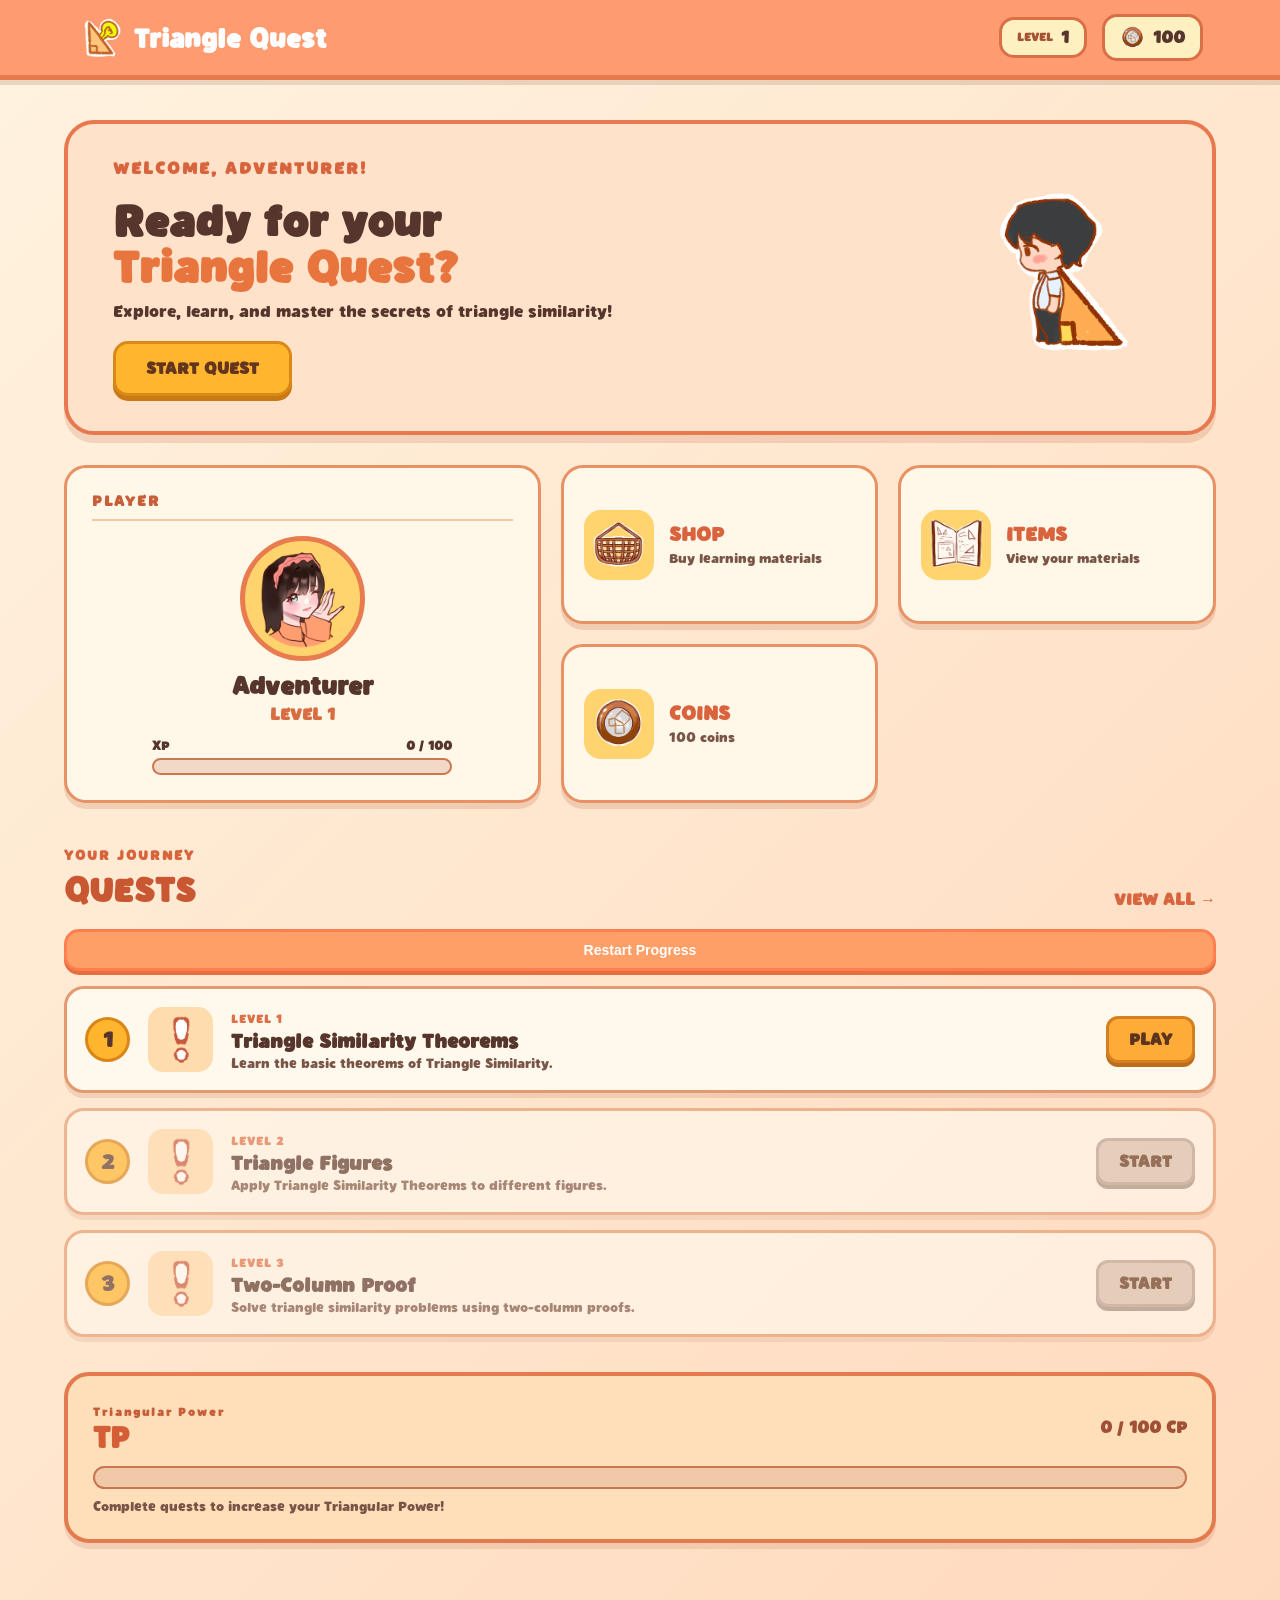
<file: index.html>
<!DOCTYPE html>

<html lang="en">

<head>
    <meta charset="UTF-8">
    <meta name="viewport" content="width=device-width, initial-scale=1.0">

<title>Triangle Quest</title>

<link rel="stylesheet" href="style.css">

</head>

<body>

<!-- =====================================================
     TOP BAR
====================================================== -->

<header class="top-bar">

    <div class="game-title">

        <img src="logo.png" alt="Triangle Quest Logo">

        <span>
            Triangle Quest
        </span>

    </div>


    <div class="player-info">

        <!-- LEVEL -->
        <div class="stat">

            <span class="stat-label">
                LEVEL
            </span>

            <span id="playerLevel">
                1
            </span>

        </div>


        <!-- COINS -->
        <div class="stat coins-display">

            <img src="coins.png" alt="Coins">

            <span id="coinAmount">
                100
            </span>

        </div>

    </div>

</header>



<!-- =====================================================
     MAIN CONTENT
====================================================== -->

<main class="home">


    <!-- =================================================
         WELCOME
    ================================================== -->

    <section class="welcome">

        <div>

            <p class="small-title">
                WELCOME, ADVENTURER!
            </p>


            <h1>
                Ready for your<br>
                <span>Triangle Quest?</span>
            </h1>


            <p>
                Explore, learn, and master the secrets
                of triangle similarity!
            </p>


            <!-- START LEVEL 1 -->
            <a
                href="level1.html"
                class="start-button">
                START QUEST
            </a>

        </div>


        <div class="welcome-image">

            <img
                src="adventure.png"
                alt="Triangle Adventure">

        </div>

    </section>



    <!-- =================================================
         PLAYER DASHBOARD
    ================================================== -->

    <section class="dashboard">


        <!-- =================================================
             PLAYER CARD
        ================================================== -->

        <div class="card player-card">

            <div class="card-title">

                <span>
                    PLAYER
                </span>

            </div>


            <div class="player-content">

                <div class="character-circle">

                    <img
                        src="player.png"
                        alt="Player character"
                        class="character">

                </div>


                <h2>
                    Adventurer
                </h2>


                <p class="level-text">

                    LEVEL
                    <span id="playerLevel2">
                        1
                    </span>

                </p>



                <!-- XP BAR -->

                <div class="xp-container">

                    <div class="xp-label">

                        <span>
                            XP
                        </span>

                        <span>

                            <span id="xpAmount">
                                0
                            </span>

                            / 100

                        </span>

                    </div>


                    <div class="xp-bar">

                        <div
                            id="xpProgress"
                            class="xp-progress">
                        </div>

                    </div>

                </div>

            </div>

        </div>



        <!-- =================================================
             SHOP
        ================================================== -->

        <a
            href="shop.html"
            class="card menu-card">

            <div class="menu-image">

                <img
                    src="shop.png"
                    alt="Shop">

            </div>


            <div>

                <h2>
                    SHOP
                </h2>

                <p>
                    Buy learning materials
                </p>

            </div>

        </a>



        <!-- =================================================
             ITEMS
        ================================================== -->

        <a
            href="items.html"
            class="card menu-card">

            <div class="menu-image">

                <img
                    src="items.png"
                    alt="Items">

            </div>


            <div>

                <h2>
                    ITEMS
                </h2>

                <p>
                    View your materials
                </p>

            </div>

        </a>



        <!-- =================================================
             COINS
        ================================================== -->

        <div class="card menu-card coin-card">

            <div class="menu-image">

                <img
                    src="coins.png"
                    alt="Coins">

            </div>


            <div>

                <h2>
                    COINS
                </h2>

                <p>

                    <span id="coinAmount2">
                        100
                    </span>

                    coins

                </p>

            </div>

        </div>

    </section>



    <!-- =================================================
         QUESTS
    ================================================== -->

    <section class="quests-section">


        <!-- SECTION HEADING -->

        <div class="section-heading">

            <div>

                <p class="small-title">
                    YOUR JOURNEY
                </p>

                <h2>
                    QUESTS
                </h2>

            </div>


            <a
                href="quests.html"
                class="view-all">

                VIEW ALL →

            </a>

        </div>



        <!-- =================================================
             QUEST LIST
        ================================================== -->

        <div class="quest-list">


            <!-- =================================================
                 RESTART PROGRESS
            ================================================== -->

            <button
                type="button"
                onclick="restartProgress()">

                Restart Progress

            </button>



            <!-- =================================================
                 LEVEL 1
            ================================================== -->

            <div class="quest-card active">


                <div class="quest-number">
                    1
                </div>


                <div class="quest-icon">

                    <img
                        src="quest.png"
                        alt="Quest">

                </div>


                <div class="quest-information">

                    <span class="quest-level">
                        LEVEL 1
                    </span>


                    <h3>
                        Triangle Similarity Theorems
                    </h3>


                    <p>
                        Learn the basic theorems of Triangle Similarity.
                    </p>

                </div>


                <a
                    href="level1.html"
                    class="quest-button">

                    PLAY

                </a>

            </div>



            <!-- =================================================
                 LEVEL 2
            ================================================= -->

            <div class="quest-card locked level2">

                <div class="quest-number">
                    2
                </div>

                <div class="quest-icon">

                    <img
                        src="quest.png"
                        alt="Quest">

                </div>

                <div class="quest-information">

                    <span class="quest-level">
                        LEVEL 2
                    </span>

                    <h3>
                        Triangle Figures
                    </h3>

                    <p>
                        Apply Triangle Similarity Theorems to different figures.
                    </p>

                </div>

                <a
                    href="level2.html"
                    class="quest-button">

                    START

                </a>

            </div>


            <!-- =================================================
                 LEVEL 3
            ================================================== -->

            <div class="quest-card locked level3">


                <div class="quest-number">
                    3
                </div>


                <div class="quest-icon">

                    <img
                        src="quest.png"
                        alt="Quest">

                </div>


                <div class="quest-information">

                    <span class="quest-level">
                        LEVEL 3
                    </span>


                    <h3>
                        Two-Column Proof
                    </h3>


                    <p>
                        Solve triangle similarity problems
                        using two-column proofs.
                    </p>

                </div>


                <a
                    href="level3.html"
                    class="quest-button">

                    START

                </a>

            </div>


        </div>

    </section>



    <!-- =================================================
         TP BAR
    ================================================== -->

    <section class="cp-section">


        <div class="cp-header">


            <div>

                <span class="cp-title">
                    Triangular Power
                </span>


                <h2>
                    TP
                </h2>

            </div>


            <span id="cpAmount">
                0 / 100 TP
            </span>

        </div>



        <!-- TP PROGRESS BAR -->

        <div class="cp-bar">

            <div
                id="cpProgress"
                class="cp-progress">
            </div>

        </div>


        <p>
            Complete quests to increase your
            Triangular Power!
        </p>

    </section>


</main>



<!-- =====================================================
     JAVASCRIPT
     
     IMPORTANT:
     index.html ONLY loads:
     
     1. script.js
     2. gameProgress.js
     
     DO NOT load level1script.js here.
====================================================== -->

<script src="script.js"></script>
<script src="gameProgress.js"></script>
```

</body>

</html>
</file>
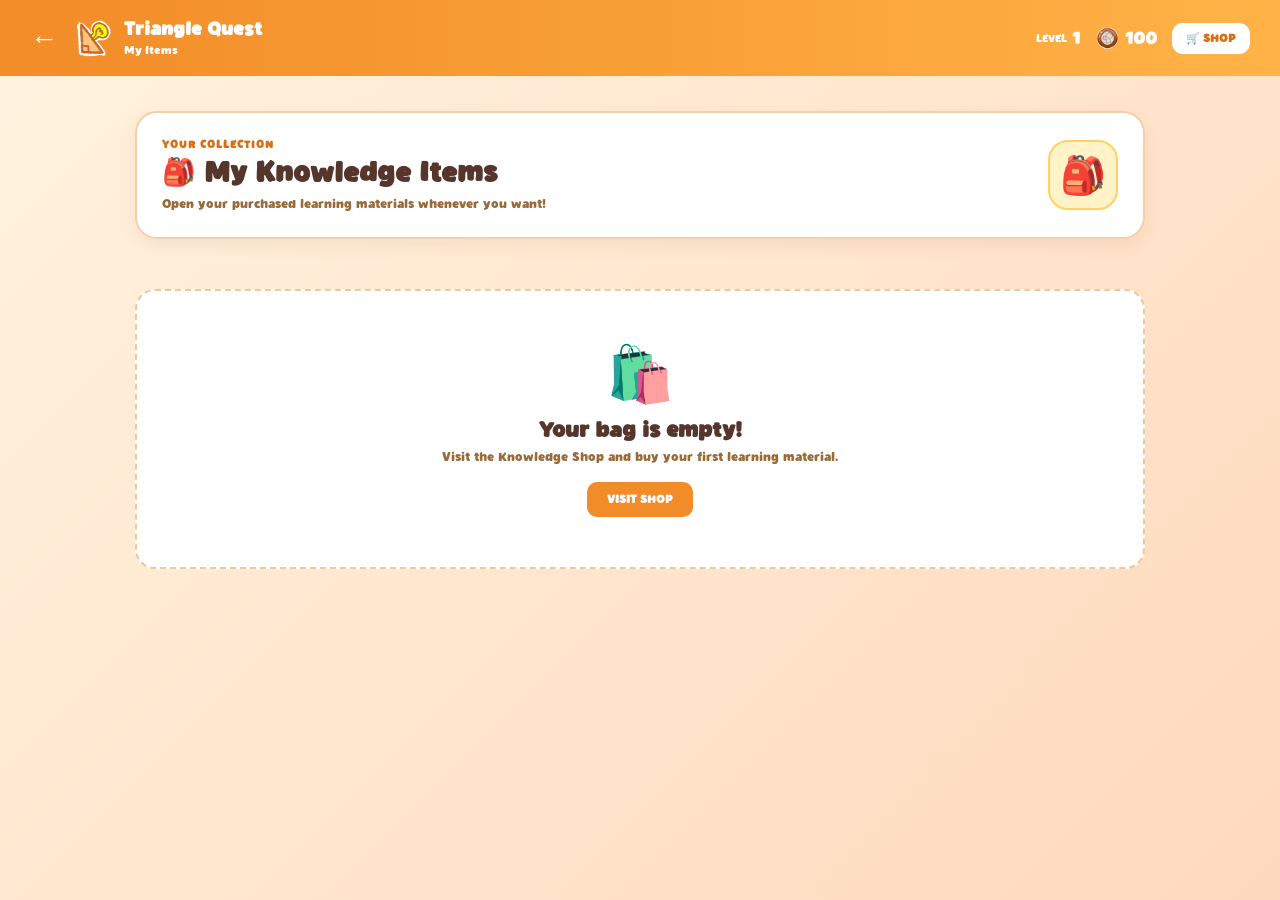
<file: items.html>
<!DOCTYPE html>
<html lang="en">

<head>

    <meta charset="UTF-8">

    <meta
        name="viewport"
        content="width=device-width, initial-scale=1.0"
    >

    <title>Triangle Quest - Items</title>

    <link
        rel="stylesheet"
        href="items.css"
    >

</head>


<body>


    <!-- =====================================================
         TOP BAR
    ====================================================== -->

    <header class="top-bar">

        <div class="game-title">

            <a
                href="index.html"
                class="back-home"
            >
                ←
            </a>


            <img
                src="logo.png"
                alt="Triangle Quest Logo"
            >


            <div>

                <h1>
                    Triangle Quest
                </h1>

                <span>
                    My Items
                </span>

            </div>

        </div>


        <div class="player-info">


            <div class="stat">

                <span class="stat-label">
                    LEVEL
                </span>

                <strong id="playerLevel">
                    1
                </strong>

            </div>


            <div class="stat coins-display">

                <img
                    src="coins.png"
                    alt="Coins"
                >

                <strong id="coinAmount">
                    100
                </strong>

            </div>


            <a
                href="shop.html"
                class="shop-button"
            >
                🛒 SHOP
            </a>

        </div>

    </header>



    <!-- =====================================================
         ITEMS PAGE
    ====================================================== -->

    <main class="items-page">


        <section class="items-header">

            <div>

                <p>
                    YOUR COLLECTION
                </p>

                <h1>
                    🎒 My Knowledge Items
                </h1>

                <span>
                    Open your purchased learning materials
                    whenever you want!
                </span>

            </div>


            <div class="bag-icon">
                🎒
            </div>

        </section>



        <!-- =================================================
             ITEMS
        ================================================== -->

        <section
            id="itemsContainer"
            class="items-grid"
        >
        </section>



        <!-- =================================================
             EMPTY INVENTORY
        ================================================== -->

        <section
            id="emptyItems"
            class="empty-items"
        >

            <div class="empty-icon">
                🛍️
            </div>

            <h2>
                Your bag is empty!
            </h2>

            <p>
                Visit the Knowledge Shop and buy
                your first learning material.
            </p>

            <a
                href="shop.html"
                class="visit-shop"
            >
                VISIT SHOP
            </a>

        </section>


    </main>


    <script src="items.js"></script>

</body>

</html>
</file>
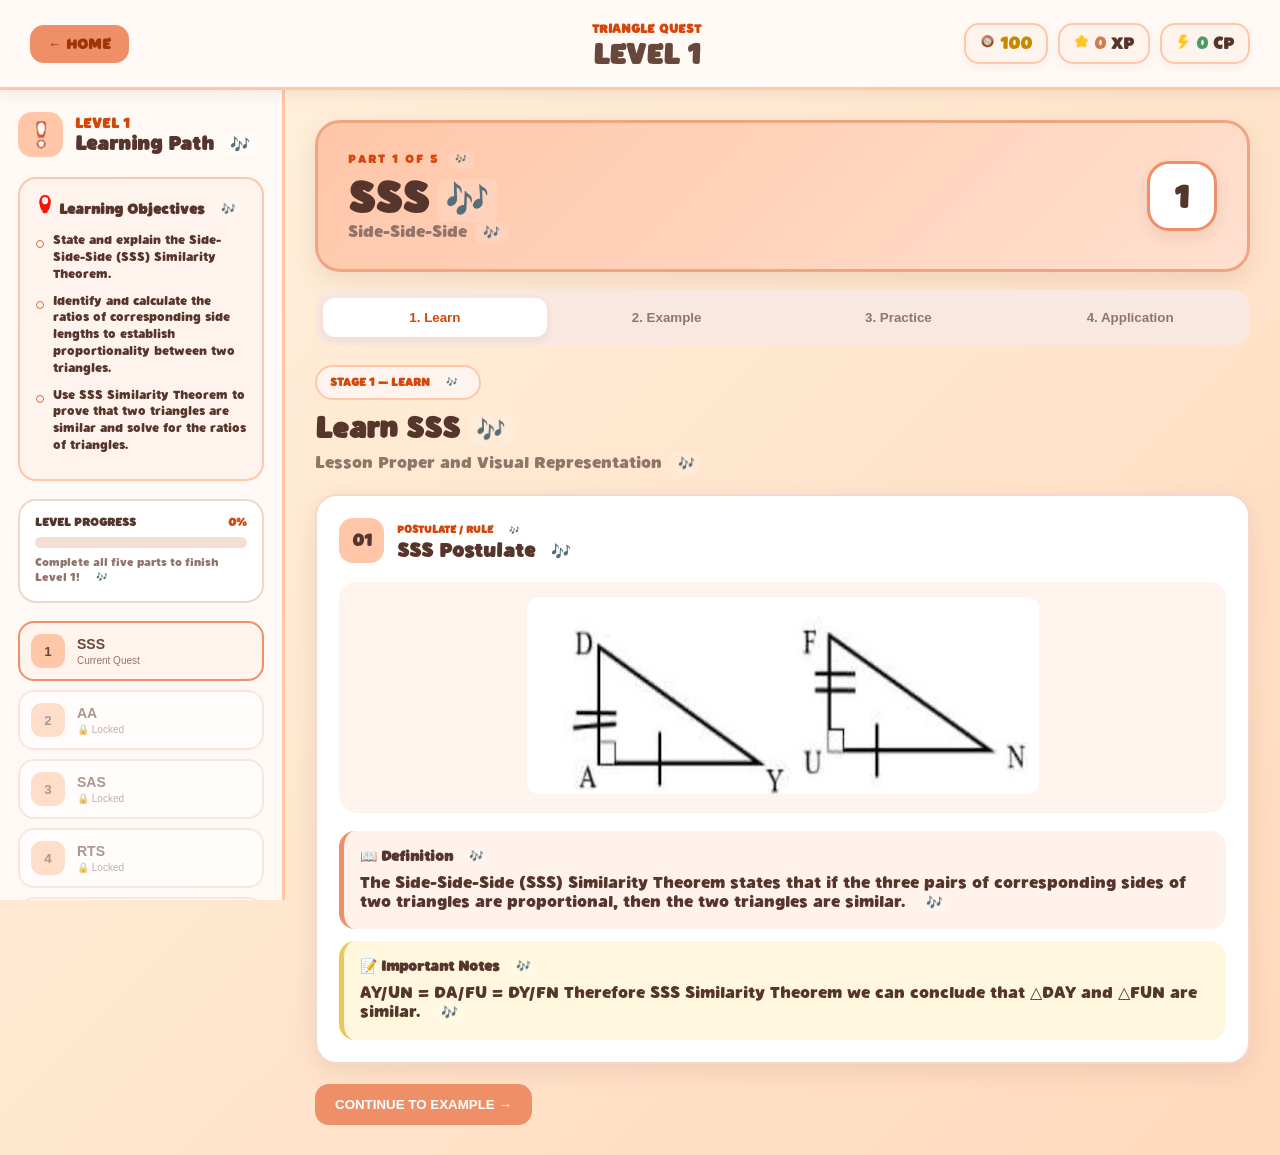
<file: level1.html>
<!DOCTYPE html>
<html lang="en">
<head>
    <meta charset="UTF-8">
    <meta name="viewport" content="width=device-width, initial-scale=1.0">
    <title>Triangle Quest - Level 1</title>
    <link rel="stylesheet" href="level1style.css">
</head>

<body>

<header class="level-topbar">
    <a href="index.html" class="back-button">← HOME</a>

    <div class="level-title">
        <span>TRIANGLE QUEST</span>
        <h1>LEVEL 1</h1>
    </div>

    <div class="player-stats">
        <div class="mini-stat"> <img src="coin.png"> <span id="coins">100</span></div>
        <div class="mini-stat"><img src="level.png"> <span id="xp">0</span> XP</div>
        <div class="mini-stat"><img src="energy.png"> <span id="cp">0</span> CP</div>
    </div>
</header>

<main class="level-layout">

    <!-- =========================
         LEFT SIDEBAR
    ========================== -->
    <aside class="learning-sidebar">

        <div class="sidebar-title">
            <span><img src=quest.png></span>
            <div>
                <small>LEVEL 1</small>
                <h2>Learning Path</h2>
            </div>
        </div>

        <div class="objectives">
            <h3><img src="target.png"> Learning Objectives</h3>

            <div class="objective">
                <span class="objective-check">○</span>
                <p id="sidebarObjective1">
                    State and explain the Side-Side-Side (SSS) Similarity Theorem.
                </p>
            </div>

            <div class="objective">
                <span class="objective-check">○</span>
                <p id="sidebarObjective2">
                    Identify and calculate the ratios of corresponding 
                    side lengths to establish proportionality between two triangles.

                </p>
            </div>

            <div class="objective">
                <span class="objective-check">○</span>
                <p id="sidebarObjective3">
                    Use SSS Similarity Theorem to prove that
                    two triangles are similar and solve for the ratios of triangles.
                </p>
            </div>
        </div>


    
        <div class="progress-box">
            <div class="progress-heading">
                <span>LEVEL PROGRESS</span>
                <strong id="progressText">0%</strong>
            </div>

            <div class="level-progress-bar">
                <div id="levelProgress" class="level-progress-fill"></div>
            </div>

            <p>Complete all five parts to finish Level 1!</p>
        </div>

        <!-- Five Parts -->
        <div class="part-list">

            <button class="part-item active" id="partNav1" onclick="openPart(1)">
                <span class="part-number">1</span>
                <div>
                    <strong>SSS</strong>
                    <small id="partStatus1">Current Quest</small>
                </div>
            </button>

            <button class="part-item locked" id="partNav2" onclick="openPart(2)">
                <span class="part-number">2</span>
                <div>
                    <strong>AA</strong>
                    <small id="partStatus2">🔒 Locked</small>
                </div>
            </button>

            <button class="part-item locked" id="partNav3" onclick="openPart(3)">
                <span class="part-number">3</span>
                <div>
                    <strong>SAS</strong>
                    <small id="partStatus3">🔒 Locked</small>
                </div>
            </button>

            <button class="part-item locked" id="partNav4" onclick="openPart(4)">
                <span class="part-number">4</span>
                <div>
                    <strong>RTS</strong>
                    <small id="partStatus4">🔒 Locked</small>
                </div>
            </button>

            <button class="part-item locked" id="partNav5" onclick="openPart(5)">
                <span class="part-number">5</span>
                <div>
                    <strong>SRT</strong>
                    <small id="partStatus5">🔒 Locked</small>
                </div>
            </button>

        </div>

        <div class="mini-note">
            💡 <strong>Quest Rule:</strong>
            Finish Learn → Example → Practice → Application before the next part unlocks.
        </div>

    </aside>


    <!-- =========================
         MAIN CONTENT
    ========================== -->
    <section class="learning-content">

        <!-- =========================================
             PART 1 — SSS
        ========================================== -->
        <section class="part-page active-part" id="part1">

            <div class="part-banner">
                <div>
                    <span>PART 1 OF 5</span>
                    <h1>SSS</h1>
                    <p>Side-Side-Side</p>
                </div>
                <div class="part-icon">1</div>
            </div>

            <div class="stage-tabs">
                <button class="stage-tab active" id="p1stageTab1">1. Learn</button>
                <button class="stage-tab" id="p1stageTab2">2. Example</button>
                <button class="stage-tab" id="p1stageTab3">3. Practice</button>
                <button class="stage-tab" id="p1stageTab4">4. Application</button>
            </div>

            <!-- SSS LEARN -->
            <section class="stage active-stage" id="p1stage1">
                <div class="stage-badge">STAGE 1 — LEARN</div>
                <h2>Learn SSS</h2>
                <p class="stage-introduction">Lesson Proper and Visual Representation</p>

                <div class="lesson-card">
                    <div class="lesson-header">
                        <span class="lesson-number">01</span>
                        <div>
                            <span class="lesson-type">POSTULATE / RULE</span>
                            <h3>SSS Postulate</h3>
                        </div>
                    </div>

                    <div class="lesson-image">
                        <img src="SSS.jpg" alt="SSS">
                    </div>

                    <div class="definition-box">
                        <h3>📖 Definition</h3>
                        <p>
                            The Side-Side-Side (SSS) Similarity Theorem states 
                            that if the three pairs of corresponding sides 
                            of two triangles are proportional, then the two triangles are similar.
                        </p>
                    </div>

                    <div class="notes-box">
                        <h3>📝 Important Notes</h3>
                        <p>
                            AY/UN = DA/FU = DY/FN 
                            Therefore SSS Similarity Theorem we can conclude that △DAY and △FUN are similar.
                        </p>
                    </div>
                </div>

                <button class="next-button" onclick="goToStage(1, 2)">
                    CONTINUE TO EXAMPLE →
                </button>
            </section>

            <!-- SSS EXAMPLE -->
            <section class="stage" id="p1stage2">
                <div class="stage-badge">🔎 STAGE 2 — EXAMPLE</div>
                <h2>SSS Step-by-Step Example</h2>
                <p class="stage-introduction">
                    Problem: Given that m∠AB = 2 and m∠AC = 4 m∠BC = 3, m∠XY = 4, 
                    and m∠XZ = 8 m∠YZ = 6. Determine if the triangles are similar
                     using SSS Similarity Theorem.
                </p>

                <div class="example-image">
                    <img src="examplesss.jpg" alt="SSS Example">
                </div>

                <div class="worked-example">
            <div class="example-step">
                        <span>1</span>
                        <div>
                            <h3>List down the side lengths in order
                    </h3>
                    <p>(From shortest to longest)
                    m∠AB = 2 
                    m∠BC = 3
                    m∠AC = 4 
                    m∠XY = 4
                    m∠YZ = 6
                    </p>
                </div>
            </div>
                <div class="example-step"><span>2</span>
                    <div>
                        <h3>
                            Match the corresponding sides
                        </h3>
                        <p>
                            Match the shortest side to shortest side
                            Match the medium side to medium side
                            Match the longest side to longest side
                            AB/XY = BC/YZ = AC/XZ or 2/4 = 3/6 = 4/8 

                        </p>
                    </div>
                </div>
                    <div class="example-step">
                        <span>3</span>
                        <div>
                            <h3>
                                Simplify each fraction if the fraction can be simplified
                            </h3>
                            <p>
                                1/2 = 1/2 = 1/2 
                            </p>
                        </div>
                    </div>
                    <div class="example-step">
                        <span>4</span>
                        <div>
                            <h3>
                                Compare if three simplified fractions have the same value
                            </h3>
                            <p>
                                1/2 = 1/2 = 1/2
                            </p>
                        </div>
                    </div>
                    <div class="example-step">
                        <span>5</span>
                        <div>
                            <h3>
                                 Conclude if two triangles are similar
                            </h3>
                            <p>
                                Using SSS Similarity Theorem we can now conclude that
                                two triangles are similar, since it satisfies the 
                                requirement that three pairs of corresponding 
                                sides of two triangles are proportional, 
                                then the two triangles are similar.
                            </p>
                        </div>
                    </div>
                </div>

                <div class="navigation-buttons">
                    <button class="previous-button" onclick="goToStage(1, 1)">← BACK</button>
                    <button class="next-button" onclick="goToStage(1, 3)">TRY PRACTICE →</button>
                </div>
            </section>

            <!-- SSS PRACTICE -->
            <section class="stage" id="p1stage3">
                <div class="stage-badge">🎮 STAGE 3 — PRACTICE</div>
                <h2>SSS Practice Arena</h2>
                <p class="stage-introduction">Complete the practice questions.</p>
                <div class="question-box"><h2>Question: In △ABC, m∠AB = 5, m∠BC= 7, and m∠AC = 9 . In △DEF, m∠DE = 18, m∠EF = 9, and m∠DF = 14.
</h2></div>

                <div id="practiceCards1"></div>

                <div class="practice-complete" id="practiceComplete1">
                    🎉 All SSS practices completed!<br>
                    You can now enter the SSS Application.
                </div>

                <div class="navigation-buttons">
                    <button class="previous-button" onclick="goToStage(1, 2)">← BACK</button>
                    <button class="next-button" id="applicationButton1" onclick="goToStage(1, 4)" disabled>
                        GO TO APPLICATION →
                    </button>
                </div>
            </section>

            <!-- SSS APPLICATION -->
            <section class="stage" id="p1stage4">
                <div class="stage-badge">🏆 STAGE 4 — APPLICATION</div>
                <h2>SSS Quest Challenge</h2>
                <p class="stage-introduction">Use what you learned to solve the final SSS challenge.</p>

                <div class="application-image">
                    <img src="applicationsss.png" alt="SSS Application">
                </div>

                <div class="application-card">
                    <h3> SSS Final Challenge</h3>
                    <p>
                        Question<br>

                        Using the SSS Similarity Theorem, determine whether Truss A and Truss B are similar.<br>

                        Show the three ratios of the corresponding sides:<br>

                        5/10 = ____<br>

                        7/14 = ____<br>

                        9/18 = ____<br>

                        Then answer:<br>

                        Are the two triangular trusses similar?<br>

                        A. Yes, they are similar.<br>
                        B. No, they are not similar. <br>
                    </p>
                

                    <input id="applicationAnswer1" type="text" placeholder="Enter your answer...">
                    <button onclick="completePart(1)">COMPLETE SSS QUEST</button>
                    <div class="feedback" id="applicationFeedback1"></div>
                </div>

                <div class="part-complete" id="partComplete1">
                    <div class="complete-icon">🏆</div>
                    <h2>SSS COMPLETE!</h2>
                    <p>You completed Part 1.</p>
                    <div class="rewards">
                        <span><Img src="level.png"> +20 XP</span>
                        <span><img src="coins.png"> +20 Coins</span>
                        <span><img src="energy.png"> +10 CP</span>
                    </div>
                    <button class="next-button" onclick="openPart(2)">UNLOCK AA →</button>
                </div>
            </section>
        </section>


        <!-- =========================================
             PART 2 — AA
        ========================================== -->
        <section class="part-page" id="part2">

            <div class="part-banner">
                <div>
                    <span>PART 2 OF 5</span>
                    <h1>AA</h1>
                    <p>Angle-Angle</p>
                </div>
                <div class="part-icon">2</div>
            </div>

            <div class="stage-tabs">
                <button class="stage-tab active" id="p2stageTab1">1. Learn</button>
                <button class="stage-tab" id="p2stageTab2">2. Example</button>
                <button class="stage-tab" id="p2stageTab3">3. Practice</button>
                <button class="stage-tab" id="p2stageTab4">4. Application</button>
            </div>

            <section class="stage active-stage" id="p2stage1">
                <div class="stage-badge">📚 STAGE 1 — LEARN</div>
                <h2>Learn AA</h2>
                <p class="stage-introduction">Lesson Proper and Visual Representation

                <div class="lesson-card">
                    <div class="lesson-header">
                        <span class="lesson-number">02</span>
                        <div>
                            <span class="lesson-type">THEOREM</span>
                            <h3>AA Theorem</h3>
                        </div>
                    </div>
                    <div class="lesson-image"><img src="aa.jpg" alt="AA"></div>
                    <div class="definition-box">
                        <h3>📖 Definition</h3>
                        <p>The Angle-Angle S (AA) Similarity Theorem states that if two angles of one triangle are congruent to two angles of another triangle, then the two triangles are similar.</p>
                    </div>
                    <div class="notes-box">
                        <h3>📝 Important Notes</h3>
                        <p>
                            ∠A ≅ ∠D
                            ∠B ≅ ∠E
                            Using AA Similarity Theorem we can conclude that △ABC and △DEF are similar.
                        </p>
                    </div>
                </div>

                <button class="next-button" onclick="goToStage(2, 2)">CONTINUE TO EXAMPLE →</button>
            </section>

            <section class="stage" id="p2stage2">
                <div class="stage-badge">🔎 STAGE 2 — EXAMPLE</div>
                <h2>AA Step-by-Step Example</h2>
                <p class="stage-introduction">Step-by-Step Worked Example</p>

                <div class="example-image"><img src="exampleaa.png" alt="AA Example"></div>

                <div class="worked-example">
                    <div class="example-step"><span>1</span><div><h3>Find the missing angles using triangle sum theorem</h3><p>△PQR = 180°
                        △XYZ = 180°<br>
                        m∠P and m∠Q = 60 + 70 = 130°<br>

                        To find the m∠R, subtract 180° to the sum of m∠P and m∠<br>

                        m∠R = 180 - 130 = 50°<br>

                        m∠X and m∠Z = 60 + 50 = 110°<br>

                        To find the m∠Y, subtract 180° to the sum of m∠X and m∠Y<br>

                        m∠Y = 180 - 110 = 70°<br>
                        </p></div></div>
                    <div class="example-step"><span>2</span><div><h3>Compare the angles of two triangles</h3></div></div>
                    <div class="example-step"><span>3</span><div><h3>Find the first pair of equal angles
                    Look for angles that have the same degrees.
                    </h3><p>m∠P = m∠X</p></div></div>
                    <div class="example-step"><span>4</span><div><h3>Find the second pair of equal angles
                    Look for a second set of angles that have the same degrees.
                    </h3><p>m∠Q = m∠Y
                    </p></div></div>
                    <div class="example-step"><span>5</span><div><h3>CConclude if two triangles are similar
</h3><p>Using AA Similarity Theorem we can now conclude that two triangles are similar, since it satisfies the requirement that one triangle are congruent to two angles of another triangle. 
</p></div></div>

                </div>

                <div class="navigation-buttons">
                    <button class="previous-button" onclick="goToStage(2, 1)">← BACK</button>
                    <button class="next-button" onclick="goToStage(2, 3)">TRY PRACTICE →</button>
                </div>
            </section>

            <section class="stage" id="p2stage3">
                <div class="stage-badge">🎮 STAGE 3 — PRACTICE</div>
                <h2>AA Practice Arena</h2>
                <p class="stage-introduction">Complete all three practice questions.</p>
                <div class="question-box"><h2>Question: In △ABC, m∠A = 60° and m∠B = 81°. In △DEF, m∠D = 40° and m∠E = 81°.</h2>
                <div id="practiceCards2"></div>
                <div class="practice-complete" id="practiceComplete2">
                    🎉 All AA practices completed!<br>
                    You can now enter the AA Application.
                </div>

                <div class="navigation-buttons">
                    <button class="previous-button" onclick="goToStage(2, 2)">← BACK</button>
                    <button class="next-button" id="applicationButton2" onclick="goToStage(2, 4)" disabled>
                        GO TO APPLICATION →
                    </button>
                </div>
            </section>

            <section class="stage" id="p2stage4">
                <div class="stage-badge">🏆 STAGE 4 — APPLICATION</div>
                <h2>AA Quest Challenge</h2>
                <p class="stage-introduction">Use what you learned to solve the final AA challenge.</p>

                <div class="application-image"><img src="applicationaa.png" alt="AA Application"></div>

                <div class="application-card">
                    <h3>⚔️ AA Final Challenge</h3>
                    <p>Question: Using AA Similarity Theorem, what is the height of the post?<br>

                        A. 5 meters<br>
                        B. 10 meters<br>
                        C. 12 meters<br>
                        D. 20 meters</p>
                    <input id="applicationAnswer2" type="text" placeholder="Enter your answer...">
                    <button onclick="completePart(2)">COMPLETE AA QUEST</button>
                    <div class="feedback" id="applicationFeedback2"></div>
                </div>

                <div class="part-complete" id="partComplete2">
                    <div class="complete-icon">🏆</div>
                    <h2>AA COMPLETE!</h2>
                    <p>You completed Part 2.</p>
                    <div class="rewards">
                        <span>⭐ +20 XP</span>
                        <span>🪙 +20 Coins</span>
                        <span>⚡ +10 CP</span>
                    </div>
                    <button class="next-button" onclick="openPart(3)">UNLOCK SAS →</button>
                </div>
            </section>
        </section>


        <!-- =========================================
             PART 3 — SAS
        ========================================== -->
        <section class="part-page" id="part3">

            <div class="part-banner">
                <div>
                    <span>PART 3 OF 5</span>
                    <h1>SAS</h1>
                    <p>Side-Angle-Side</p>
                </div>
                <div class="part-icon">3</div>
            </div>

            <div class="stage-tabs">
                <button class="stage-tab active" id="p3stageTab1">1. Learn</button>
                <button class="stage-tab" id="p3stageTab2">2. Example</button>
                <button class="stage-tab" id="p3stageTab3">3. Practice</button>
                <button class="stage-tab" id="p3stageTab4">4. Application</button>
            </div>

            <section class="stage active-stage" id="p3stage1">
                <div class="stage-badge">📚 STAGE 1 — LEARN</div>
                <h2>Learn SAS</h2>
                <p class="stage-introduction">Lesson Proper and Visual Representation.</p>

                <div class="lesson-card">
                    <div class="lesson-header">
                        <span class="lesson-number">03</span>
                        <div>
                            <span class="lesson-type">POSTULATE / RULE</span>
                            <h3>SAS Postulate</h3>
                        </div>
                    </div>
                    <div class="lesson-image"><img src="sas.png" alt="SAS"></div>
                    <div class="definition-box">
                        <h3>📖 Definition</h3>
                        <p>The SAS Similarity Theorem states that if two sides of one triangle are proportional to two corresponding sides of another triangle, and their included angles (the angle between those two sides) are congruent, then the two triangles are similar.    </p>
                    </div>
                    <div class="notes-box">
                        <h3>📝 Important Notes</h3>
                        <p>
                            Included Angles: ∠ B ≅∠ Q <br>
                            Proportional Sides:
                            ABPQ = BCQR <br>
                            Conclusion:  Triangle  ABC ⩭   Triangle  PQR
                            </p>
                    </div>
                </div>

                <button class="next-button" onclick="goToStage(3, 2)">CONTINUE TO EXAMPLE →</button>
            </section>

            <section class="stage" id="p3stage2">
                <div class="stage-badge">🔎 STAGE 2 — EXAMPLE</div>
                <h2>SAS Step-by-Step Example</h2>
                <p class="stage-introduction">Step-by-step Example SAS</p>

                <div class="example-image"><img src="examplesas.png" alt="SAS Example"></div>

                <div class="worked-example">
                    <div class="example-step"><span>1</span><div><h3>Check Included Angles</h3><p>∠ A = 50° and ∠ D = 50° → ∠ A ≅ ∠ D</p></div></div>
                    <div class="example-step"><span>2</span><div><h3>Calculate Ratios of Corresponding Sides</h3><p>  AB/DE = 6/12 = 1/2<br> AC/DF = 8/16=1/2</p></div></div>
                    <div class="example-step"><span>3</span><div><h3>Compare Ratios</h3><p>Since the sides forming the congruent included angle are proportional. </p></div></div>
                    <div class="example-step"><span>4</span><div><h3>Conclusion</h3><p>By the SAS Similarity Theorem,  ⃤  ABC 〜   ⃤  DEF with a scale factor of 1:2. </p></div></div>
                </div>

                <div class="navigation-buttons">
                    <button class="previous-button" onclick="goToStage(3, 1)">← BACK</button>
                    <button class="next-button" onclick="goToStage(3, 3)">TRY PRACTICE →</button>
                </div>
            </section>

            <section class="stage" id="p3stage3">
                <div class="stage-badge">🎮 STAGE 3 — PRACTICE</div>
                <h2>SAS Practice Arena</h2>
                <p class="stage-introduction">Complete all three practice questions.</p>
                <div class="question-box"><h2>Question: In  ⃤  PQR, PQ = 15, PR = 20, and ∠ P = 65°. In  ⃤  STU, ST = 6, SU = 8, and ∠ S = 65°.</h2>
                <div id="practiceCards3"></div>

                <div class="practice-complete" id="practiceComplete3">
                    🎉 All SAS practices completed!<br>
                    You can now enter the SAS Application.
                </div>

                <div class="navigation-buttons">
                    <button class="previous-button" onclick="goToStage(3, 2)">← BACK</button>
                    <button class="next-button" id="applicationButton3" onclick="goToStage(3, 4)" disabled>
                        GO TO APPLICATION →
                    </button>
                </div>
            </section>

            <section class="stage" id="p3stage4">
                <div class="stage-badge">🏆 STAGE 4 — APPLICATION</div>
                <h2>SAS Quest Challenge</h2>
                <p class="stage-introduction">Use what you learned to solve the final SAS challenge.</p>

                <div class="application-image"><img src="applicationsas.png" alt="SAS Application"></div>

                <div class="application-card">
                    <h3>⚔️ SAS Final Challenge</h3>
                    <p>Question:<br>
                        A surveyor measures a small triangle with sides AB = 12 m and AC = 15 m. A larger similar triangle across the river has corresponding side DE = 36 m. If the corresponding side to AC is x, what is the length of \(x\)?<br>

                        A. 30 m<br>
                        B. 36 m<br>
                        C. 45 m<br>
                        D. 48 m<br>
                    </p>
                    <input id="applicationAnswer3" type="text" placeholder="Enter your answer...">
                    <button onclick="completePart(3)">COMPLETE SAS QUEST</button>
                    <div class="feedback" id="applicationFeedback3"></div>
                </div>

                <div class="part-complete" id="partComplete3">
                    <div class="complete-icon">🏆</div>
                    <h2>SAS COMPLETE!</h2>
                    <p>You completed Part 3.</p>
                    <div class="rewards">
                        <span>⭐ +20 XP</span>
                        <span>🪙 +20 Coins</span>
                        <span>⚡ +10 CP</span>
                    </div>
                    <button class="next-button" onclick="openPart(4)">UNLOCK RTS →</button>
                </div>
            </section>
        </section>


        <!-- =========================================
             PART 4 — RTS
        ========================================== -->
        <section class="part-page" id="part4">

            <div class="part-banner">
                <div>
                    <span>PART 4 OF 5</span>
                    <h1>RTS</h1>
                    <p>Right Triangle Similarity</p>
                </div>
                <div class="part-icon">4</div>
            </div>

            <div class="stage-tabs">
                <button class="stage-tab active" id="p4stageTab1">1. Learn</button>
                <button class="stage-tab" id="p4stageTab2">2. Example</button>
                <button class="stage-tab" id="p4stageTab3">3. Practice</button>
                <button class="stage-tab" id="p4stageTab4">4. Application</button>
            </div>

            <section class="stage active-stage" id="p4stage1">
                <div class="stage-badge">📚 STAGE 1 — LEARN</div>
                <h2>Learn RTS</h2>
                <p class="stage-introduction">Put your RTS lesson introduction here.</p>

                <div class="lesson-card">
                    <div class="lesson-header">
                        <span class="lesson-number">04</span>
                        <div>
                            <span class="lesson-type">THEOREM</span>
                            <h3>Right Triangle Similarity Theorem</h3>
                        </div>
                    </div>
                    <div class="lesson-image"><img src="RTS.jpg" alt="RTS"></div>
                    <div class="definition-box">
                        <h3>📖 Definition</h3>
                        <p>The Right Triangle Similarity Theorem states that if the altitude is drawn from the right angle of a right triangle to its hypotenuse, then the two triangles formed are similar to each other and to the original right triangle. </p>
                    </div>
                    <div class="notes-box">
                        <h3>📝 Important Notes</h3>
                        <p>One way to prove this theorem is by illustrating the right triangles separately and showing that the corresponding angles are congruent. So, let △XYZ be a right triangle where ∠XYZ is the right angle, and YW is an altitude to the hypotenuse XZ.<br>
                            Since ∠XYZ is a right angle and YW is an altitude, we can say that ∠X and ∠Z are complementary. Now, splitting the right triangle into two, we form new angles ∠XYW and ∠WYZ, which are complements of ∠X and ∠Z, respectively.<br>
                            With these conditions, we can say that:<br>
                            ∠X ≅ ∠WYZ and ∠Z ≅ ∠XYW <br>
                            Also, ∠XWY ≅ ∠YWZ because they are right angles. Hence, all corresponding angles are congruent.
                            Therefore,
                            △XYZ∼△XYW∼△WYZ​
                            </p>
                    </div>
                </div>

                <button class="next-button" onclick="goToStage(4, 2)">CONTINUE TO EXAMPLE →</button>
            </section>

            <section class="stage" id="p4stage2">
                <div class="stage-badge">🔎 STAGE 2 — EXAMPLE</div>
                <h2>RTS Step-by-Step Example</h2>
                <p class="stage-introduction">Put your RTS example introduction here.</p>

                <div class="example-image"><img src="examplerts.png" alt="RTS Example"></div>

                <div class="worked-example">
                    <div class="example-step"><span>1</span><div><h3>Substitute terms of the proportion by the lengths of the sides.</h3><p>x/9=12/15</p></div></div>
                    <div class="example-step"><span>2</span><div><h3>Solve for the value of x</h3><p>x=108/15</p></div></div>
                    <div class="example-step"><span>3</span><div><h3>divide</h3><p>x=7.2 ft</p></div></div>
                    <div class="example-step"><span>4</span><div><h3>conclusion</h3><p>Therefore, the distance from the track to the leech is 7.2 ft.</p></div></div>
                </div>

                <div class="navigation-buttons">
                    <button class="previous-button" onclick="goToStage(4, 1)">← BACK</button>
                    <button class="next-button" onclick="goToStage(4, 3)">TRY PRACTICE →</button>
                </div>
            </section>

            <section class="stage" id="p4stage3">
                <div class="stage-badge">🎮 STAGE 3 — PRACTICE</div>
                <h2>RTS Practice Arena</h2>
                <p class="stage-introduction">Complete all three practice questions.</p>
                <div class="question-box"><h2>Question: In  ⃤  ABC, ∠A = 15°, AB = 8 cm, and BC is the side opposite the 30° angle. </h2>

                <div id="practiceCards4"></div>

                <div class="practice-complete" id="practiceComplete4">
                    🎉 All RTS practices completed!<br>
                    You can now enter the RTS Application.
                </div>

                <div class="navigation-buttons">
                    <button class="previous-button" onclick="goToStage(4, 2)">← BACK</button>
                    <button class="next-button" id="applicationButton4" onclick="goToStage(4, 4)" disabled>
                        GO TO APPLICATION →
                    </button>
                </div>
            </section>

            <section class="stage" id="p4stage4">
                <div class="stage-badge">🏆 STAGE 4 — APPLICATION</div>
                <h2>RTS Quest Challenge</h2>
                <p class="stage-introduction">Use what you learned to solve the final RTS challenge.</p>

                <div class="application-image"><img src="applicationrts.png" alt="RTS Application"></div>

                <div class="application-card">
                    <h3>⚔️ RTS Final Challenge</h3>
                    <p>Question: Using the Right Triangle Similarity Theorem, what is the length of the vertical support?<br>

                        x^2=(9)(16) <br>

                        A. 10 m <br>
                        B. 12 m <br>
                        C. 15 m <br>
                        D. 25 m</p>
                    <input id="applicationAnswer4" type="text" placeholder="Enter your answer...">
                    <button onclick="completePart(4)">COMPLETE RTS QUEST</button>
                    <div class="feedback" id="applicationFeedback4"></div>
                </div>

                <div class="part-complete" id="partComplete4">
                    <div class="complete-icon">🏆</div>
                    <h2>RTS COMPLETE!</h2>
                    <p>You completed Part 4.</p>
                    <div class="rewards">
                        <span>⭐ +20 XP</span>
                        <span>🪙 +20 Coins</span>
                        <span>⚡ +10 CP</span>
                    </div>
                    <button class="next-button" onclick="openPart(5)">UNLOCK SRT →</button>
                </div>
            </section>
        </section>


        <!-- =========================================
             PART 5 — SRT
        ========================================== -->
        <section class="part-page" id="part5">

            <div class="part-banner">
                <div>
                    <span>PART 5 OF 5</span>
                    <h1>SRT</h1>
                    <p>Special Right Triangle</p>
                </div>
                <div class="part-icon">5</div>
            </div>

            <div class="stage-tabs">
                <button class="stage-tab active" id="p5stageTab1">1. Learn</button>
                <button class="stage-tab" id="p5stageTab2">2. Example</button>
                <button class="stage-tab" id="p5stageTab3">3. Practice</button>
                <button class="stage-tab" id="p5stageTab4">4. Application</button>
            </div>

            <section class="stage active-stage" id="p5stage1">
                <div class="stage-badge">📚 STAGE 1 — LEARN</div>
                <h2>Learn SRT</h2>
                <p class="stage-introduction">Lesson Proper and Visual Representation</p>

                <div class="lesson-card">
                    <div class="lesson-header">
                        <span class="lesson-number">05</span>
                        <div>
                            <span class="lesson-type">THEOREM</span>
                            <h3>Special Right Triangle Theorem</h3>
                        </div>
                    </div>
                    <div class="lesson-image"><img src="srt.jpg" alt="SRT"></div>
                    <div class="definition-box">
                        <h3>📖 Definition</h3>
                        <p>The Special Right Triangle Theorem is a geometric rule stating that right triangles with specific angle measures (45°-45°-90° or 30°-60°-90°) have fixed, predictable side-length ratios.
                            These special triangles are categorized into two distinct geometric groups: Isosceles Right Triangles and Scalene Right Triangles.</p>
                    </div>
                    <div class="notes-box">
                        <h3>📝 Important Notes</h3>
                        <p>1. The Isosceles Right Triangle (45°-45°-90°)
                            An isosceles triangle has two equal sides and two equal angles. When it contains a 90° angle, it forms a 45°-45°-90°triangle.<br>

                            The Geometric Rule: The two legs are completely identical in length. The hypotenuse is always the leg length multiplied by √2.<br>

                            The Fixed Ratio: <br>

                            Formula: <br>
                            If you have a Leg, multiply by √2 to get the Hypotenuse:Hypotenuse= Leg x √2<br>

                            If you have the Hypotenuse, divide by √2 to get a Leg<br>

                            2. The Scalene Right Triangle (30°-60°-90°)

                                A scalene triangle has three entirely different side lengths and three different angles. The most famous scalene right triangle is the (30°-60°-90°) triangle, which is exactly half of an equilateral triangle.<br>
                                The Geometric Rule: The sides scale predictably based on the short leg (the side opposite the 30° angle). The hypotenuse is always double the short leg, and the long leg is the short leg multiplied by √3.
                            </p>
                    </div>
                </div>

                <button class="next-button" onclick="goToStage(5, 2)">CONTINUE TO EXAMPLE →</button>
            </section>

            <section class="stage" id="p5stage2">
                <div class="stage-badge">🔎 STAGE 2 — EXAMPLE</div>
                <h2>SRT Step-by-Step Example</h2>
                <p class="stage-introduction">Step-by-Step Worked Example</p>

                <div class="example-image"><img src="examplesrt.png" alt="SRT Example"></div>

                <div class="worked-example">
                    <div class="example-step"><span>1</span><div><h3>Recall the Ratio Blueprint</h3><p>The ratio for an isosceles right triangle is Leg: Leg: Hypotenuse= x : x : x√2.</p></div></div>
                    <div class="example-step"><span>2</span><div><h3>Set up your equation</h3><p>We know the hypotenuse is 10, so set x√2.equal to 10:<br> x√2=10</p></div></div>
                    <div class="example-step"><span>3</span><div><h3>Isolate the leg (x)</h3><p>Divide both sides by √2:</p></div></div>
                    <div class="example-step"><span>4</span><div><h3>Rationalize the denominator</h3><p>In math, we don't leave square roots on the bottom of a fraction. Multiply the top and bottom by √2</p></div></div>
                    <div class="example-step"><span>5</span><div><h3>Simplify</h3><p>Divide 10 by 2:x = 5√2</p></div></div>
                </div>

                <div class="navigation-buttons">
                    <button class="previous-button" onclick="goToStage(5, 1)">← BACK</button>
                    <button class="next-button" onclick="goToStage(5, 3)">TRY PRACTICE →</button>
                </div>
            </section>

            <section class="stage" id="p5stage3">
                <div class="stage-badge">🎮 STAGE 3 — PRACTICE</div>
                <h2>SRT Practice Arena</h2>
                <p class="stage-introduction">Complete all three practice questions.</p>
                <div class="practice-image"><img src="practicesrt.jpg"></div>
                <div id="practiceCards5"></div>

                <div class="practice-complete" id="practiceComplete5">
                    🎉 All SRT practices completed!<br>
                    You can now enter the SRT Application.
                </div>

                <div class="navigation-buttons">
                    <button class="previous-button" onclick="goToStage(5, 2)">← BACK</button>
                    <button class="next-button" id="applicationButton5" onclick="goToStage(5, 4)" disabled>
                        GO TO APPLICATION →
                    </button>
                </div>
            </section>

            <section class="stage" id="p5stage4">
                <div class="stage-badge">🏆 STAGE 4 — APPLICATION</div>
                <h2>SRT Quest Challenge</h2>
                <p class="stage-introduction">Use what you learned to solve the final SRT challenge.</p>

                <div class="application-image"><img src="applicationsrt.png" alt="SRT Application"></div>
                

                <div class="application-card">
                    <h3>⚔️ SRT Final Challenge</h3>
                    <p>Question: If the corresponding side to AB = 40 m in the smaller triangle is 16 m, what is the width of the river AC? <br>
                        A. 80 m  <br>
                        B. 100 m <br>
                        C. 125 m <br>
                        D. 200 m <br>
                    </p>
                    <input id="applicationAnswer5" type="text" placeholder="Enter your answer...">
                    <button onclick="completePart(5)">COMPLETE SRT QUEST</button>
                    <div class="feedback" id="applicationFeedback5"></div>
                </div>

                <div class="part-complete" id="partComplete5">
                    <div class="complete-icon">🏆</div>
                    <h2>SRT COMPLETE!</h2>
                    <p>You completed Part 5.</p>
                    <div class="rewards">
                        <span>⭐ +20 XP</span>
                        <span>🪙 +20 Coins</span>
                        <span>⚡ +10 CP</span>
                    </div>
                    <button class="next-button" onclick="finishLevel1()">FINISH LEVEL 1 →</button>
                </div>
            </section>
        </section>


        <!-- =========================================
             LEVEL 1 COMPLETE
        ========================================== -->
        <section class="level-finished" id="levelFinished">

            <div class="complete-icon big">🏆</div>

            <span class="final-label">LEVEL 1 COMPLETE</span>

            <h1>CONGRATULATIONS!</h1>

            <p>
                You completed all five Triangle Quest parts:
                SSS, AA, SAS, RTS, and SRT.
            </p>

            <div class="final-rewards">
                <div>⭐ <strong>+50 XP</strong></div>
                <div>🪙 <strong>+50 Coins</strong></div>
                <div>⚡ <strong>+50 CP</strong></div>
            </div>

            <a href="level2.html" class="level2-button">
                🔓 ENTER LEVEL 2 →
            </a>
        </section>

    </section>
</main>

<script src="level1.script.js"></script>
</body>
</html>
</file>
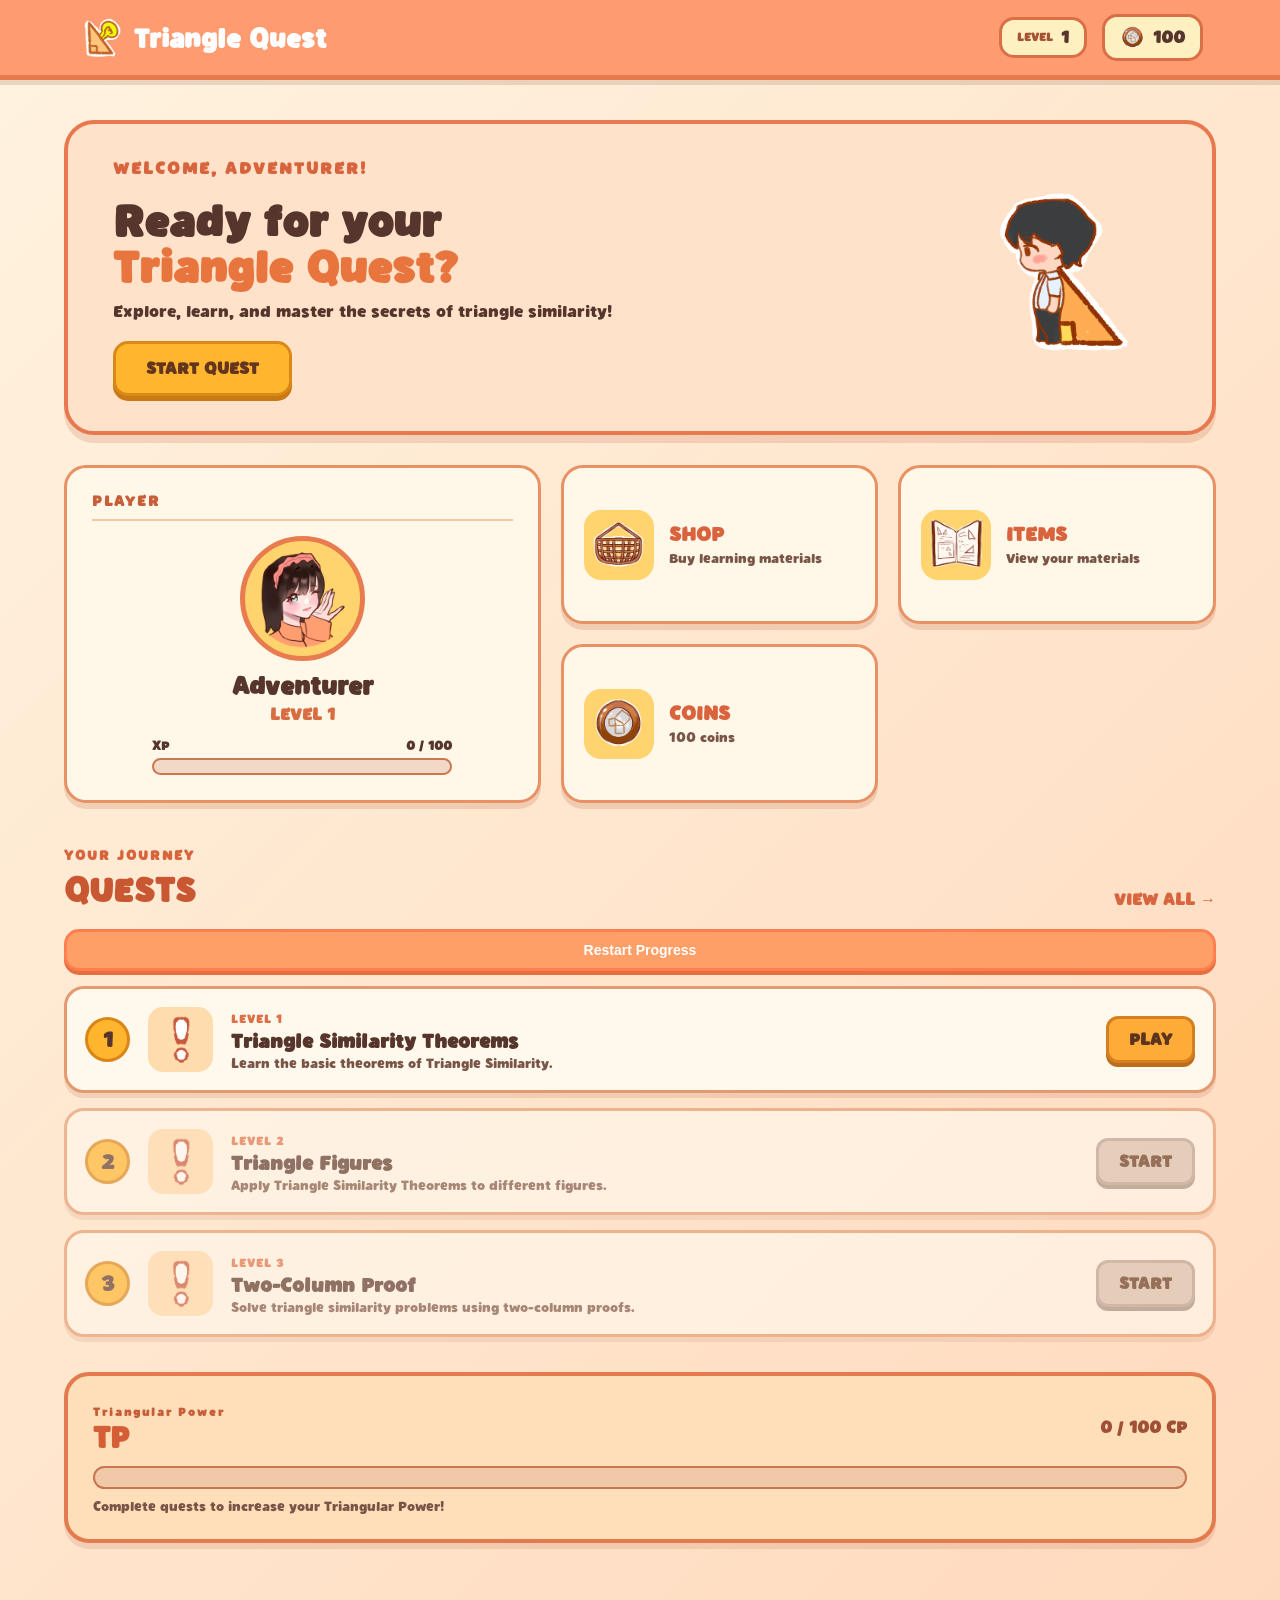
<file: level2.html>
<!DOCTYPE html>

<html lang="en">

<head>

<meta charset="UTF-8">

<meta
    name="viewport"
    content="width=device-width, initial-scale=1.0"
>

<title>Triangle Quest - Level 2</title>

<link
    rel="stylesheet"
    href="level2style.css?v=2"
>

</head>

<body>

<!-- =====================================================
     TOP BAR
====================================================== -->

<header class="top-bar">

    <div class="game-title">

        <img
            src="logo.png"
            alt="Triangle Quest Logo"
        >

        <div>

            <span>
                TRIANGLE QUEST
            </span>

            <small>
                LEVEL 2
            </small>

        </div>

    </div>


    <div class="player-stats">

        <div class="stat">

            <span class="stat-label">
                LEVEL
            </span>

            <span id="playerLevel">
                2
            </span>

        </div>


        <div class="stat coin-stat">

            <img
                src="coins.png"
                alt="Coins"
            >

            <span id="coinAmount">
                100
            </span>

        </div>


        <div class="stat">

            <span class="stat-label">
                XP
            </span>

            <span id="xpAmount">
                0
            </span>

        </div>

    </div>

</header>



<!-- =====================================================
     LEVEL TITLE
====================================================== -->

<section class="level-header">

    <div>

        <p class="small-title">
            LEVEL 2
        </p>

        <h1>
            Triangle Figures
        </h1>

        <p>
            Review the five triangle similarity topics,
            match figures to the correct theorem,
            and complete the final quiz.
        </p>

    </div>


    <div class="level-badge">

        <span>
            LEVEL
        </span>

        <strong>
            2
        </strong>

    </div>

</section>



<!-- =====================================================
     STAGE NAVIGATION
====================================================== -->

<nav class="stage-navigation">

    <button
        class="stage-button active"
        id="stageButton1"
        onclick="goToStage(1)"
    >

        <span>
            1
        </span>

        <div>

            <strong>
                RECAP
            </strong>

            <small>
                Review
            </small>

        </div>

    </button>


    <div class="stage-line"></div>


    <button
        class="stage-button locked"
        id="stageButton2"
        onclick="goToStage(2)"
    >

        <span>
            2
        </span>

        <div>

            <strong>
                MATCHING
            </strong>

            <small>
                Identify
            </small>

        </div>

    </button>


    <div class="stage-line"></div>


    <button
        class="stage-button locked"
        id="stageButton3"
        onclick="goToStage(3)"
    >

        <span>
            3
        </span>

        <div>

            <strong>
                QUIZ
            </strong>

            <small>
                5 Questions
            </small>

        </div>

    </button>

</nav>



<!-- =====================================================
     MAIN CONTENT
====================================================== -->

<main class="level-content">


    <!-- =================================================
         STAGE 1
    ================================================== -->

    <section
        id="stage1"
        class="stage active"
    >

        <div class="stage-heading">

            <div>

                <span class="stage-number">
                    STAGE 1
                </span>

                <h2>
                    Triangle Similarity Theorems Recap
                </h2>

                <p>
                    Review the five topics before
                    identifying them in figures.
                </p>

            </div>

        </div>



        <div class="topic-grid">


            <!-- SSS -->

            <article class="topic-card">

                <div class="topic-number">
                    01
                </div>

                <h3>
                    SSS Similarity
                </h3>

                <div class="triangle-display">

                    <div class="triangle">

                        <span class="vertex a">
                            A
                        </span>

                        <span class="vertex b">
                            B
                        </span>

                        <span class="vertex c">
                            C
                        </span>

                    </div>

                </div>

                <p>
                    Two triangles are similar when the
                    three pairs of corresponding sides
                    are proportional.
                </p>

                <div class="formula">
                    AB/DE = BC/EF = AC/DF
                </div>

                <span class="topic-tag">
                    THREE SIDES
                </span>

            </article>



            <!-- AA -->

            <article class="topic-card">

                <div class="topic-number">
                    02
                </div>

                <h3>
                    AA Similarity
                </h3>

                <div class="triangle-display">

                    <div class="triangle triangle-aa">

                        <span class="angle-mark">
                            60°
                        </span>

                    </div>

                </div>

                <p>
                    Two triangles are similar when two
                    pairs of corresponding angles are
                    congruent.
                </p>

                <div class="formula">
                    ∠A = ∠D and ∠B = ∠E
                </div>

                <span class="topic-tag">
                    TWO ANGLES
                </span>

            </article>



            <!-- SAS -->

            <article class="topic-card">

                <div class="topic-number">
                    03
                </div>

                <h3>
                    SAS Similarity
                </h3>

                <div class="triangle-display">

                    <div class="triangle triangle-sas">

                        <span class="side-mark">
                            5
                        </span>

                        <span class="side-mark second">
                            10
                        </span>

                    </div>

                </div>

                <p>
                    Two triangles are similar when two
                    pairs of corresponding sides are
                    proportional and their included angles
                    are congruent.
                </p>

                <div class="formula">
                    AB/DE = AC/DF and ∠A = ∠D
                </div>

                <span class="topic-tag">
                    TWO SIDES + ANGLE
                </span>

            </article>



            <!-- RTS -->

            <article class="topic-card">

                <div class="topic-number">
                    04
                </div>

                <h3>
                    Right Triangle Similarity
                </h3>

                <div class="triangle-display">

                    <div class="right-triangle">

                        <span>
                            90°
                        </span>

                    </div>

                </div>

                <p>
                    A right triangle can be divided into
                    two smaller right triangles that are
                    similar to the original triangle.
                </p>

                <div class="formula">
                    Right triangles share corresponding
                    angle relationships.
                </div>

                <span class="topic-tag">
                    RIGHT TRIANGLES
                </span>

            </article>



            <!-- SRT -->

            <article class="topic-card">

                <div class="topic-number">
                    05
                </div>

                <h3>
                    Special Right Triangles
                </h3>

                <div class="triangle-display">

                    <div class="special-triangle">

                        <span>
                            45°
                        </span>

                        <span>
                            45°
                        </span>

                    </div>

                </div>

                <p>
                    Special right triangles use known side
                    relationships to find missing lengths.
                </p>

                <div class="formula">
                    45°-45°-90° → x, x, x√2
                </div>

                <span class="topic-tag">
                    45°-45°-90°
                </span>

            </article>

        </div>



        <div class="stage-action">

            <button
                class="primary-button"
                onclick="completeStage1()"
            >
                I'VE FINISHED THE RECAP →
            </button>

        </div>

    </section>



    <!-- =================================================
         STAGE 2
    ================================================== -->

    <section
        id="stage2"
        class="stage"
    >

        <div class="stage-heading">

            <div>

                <span class="stage-number">
                    STAGE 2
                </span>

                <h2>
                    Match the Figure
                </h2>

                <p>
                    Look at each figure and choose the
                    similarity theorem that matches it.
                </p>

            </div>

        </div>


        <div
            id="matchingContainer"
            class="matching-container"
        >

        </div>


        <div class="stage-action">

            <button
                id="matchingButton"
                class="primary-button"
                onclick="checkMatching()"
            >
                CHECK ANSWERS
            </button>

        </div>

    </section>



    <!-- =================================================
         STAGE 3
    ================================================== -->

    <section
        id="stage3"
        class="stage"
    >

        <div class="stage-heading">

            <div>

                <span class="stage-number">
                    STAGE 3
                </span>

                <h2>
                    Final Quiz
                </h2>

                <p>
                    Answer all five questions to complete
                    Level 2.
                </p>

            </div>

            <div class="quiz-count">

                <span id="quizScore">
                    0
                </span>

                / 5

            </div>

        </div>


        <div
            id="quizContainer"
            class="quiz-container"
        >

        </div>


        <div class="stage-action">

            <button
                id="quizButton"
                class="primary-button"
                onclick="submitQuiz()"
            >
                SUBMIT QUIZ
            </button>

        </div>

    </section>



    <!-- =================================================
         LEVEL COMPLETE
    ================================================== -->

    <section
        id="levelComplete"
        class="level-complete"
    >

        <div class="trophy">
            🏆
        </div>

        <p class="small-title">
            QUEST COMPLETE
        </p>

        <h2>
            LEVEL 2 COMPLETE!
        </h2>

        <p>
            Amazing work! You successfully reviewed
            and identified the five triangle topics.
        </p>


        <div class="reward-box">

            <div>

                <span>
                    COINS
                </span>

                <strong>
                    +50 🪙
                </strong>

            </div>


            <div>

                <span>
                    XP
                </span>

                <strong>
                    +50
                </strong>

            </div>


            <div>

                <span>
                    CP
                </span>

                <strong>
                    +50
                </strong>

            </div>

        </div>


        <button
            class="primary-button"
            onclick="finishLevel2()"
        >
            CONTINUE TO LEVEL 3 →
        </button>

    </section>

</main>



<!-- =====================================================
     ONLY LEVEL 2 SCRIPT
     
     IMPORTANT:
     gameProgress.js was removed to prevent duplicate
     playerData/function conflicts.
====================================================== -->

<script src="level2script.js?v=2"></script>

</body>

</html>
</file>
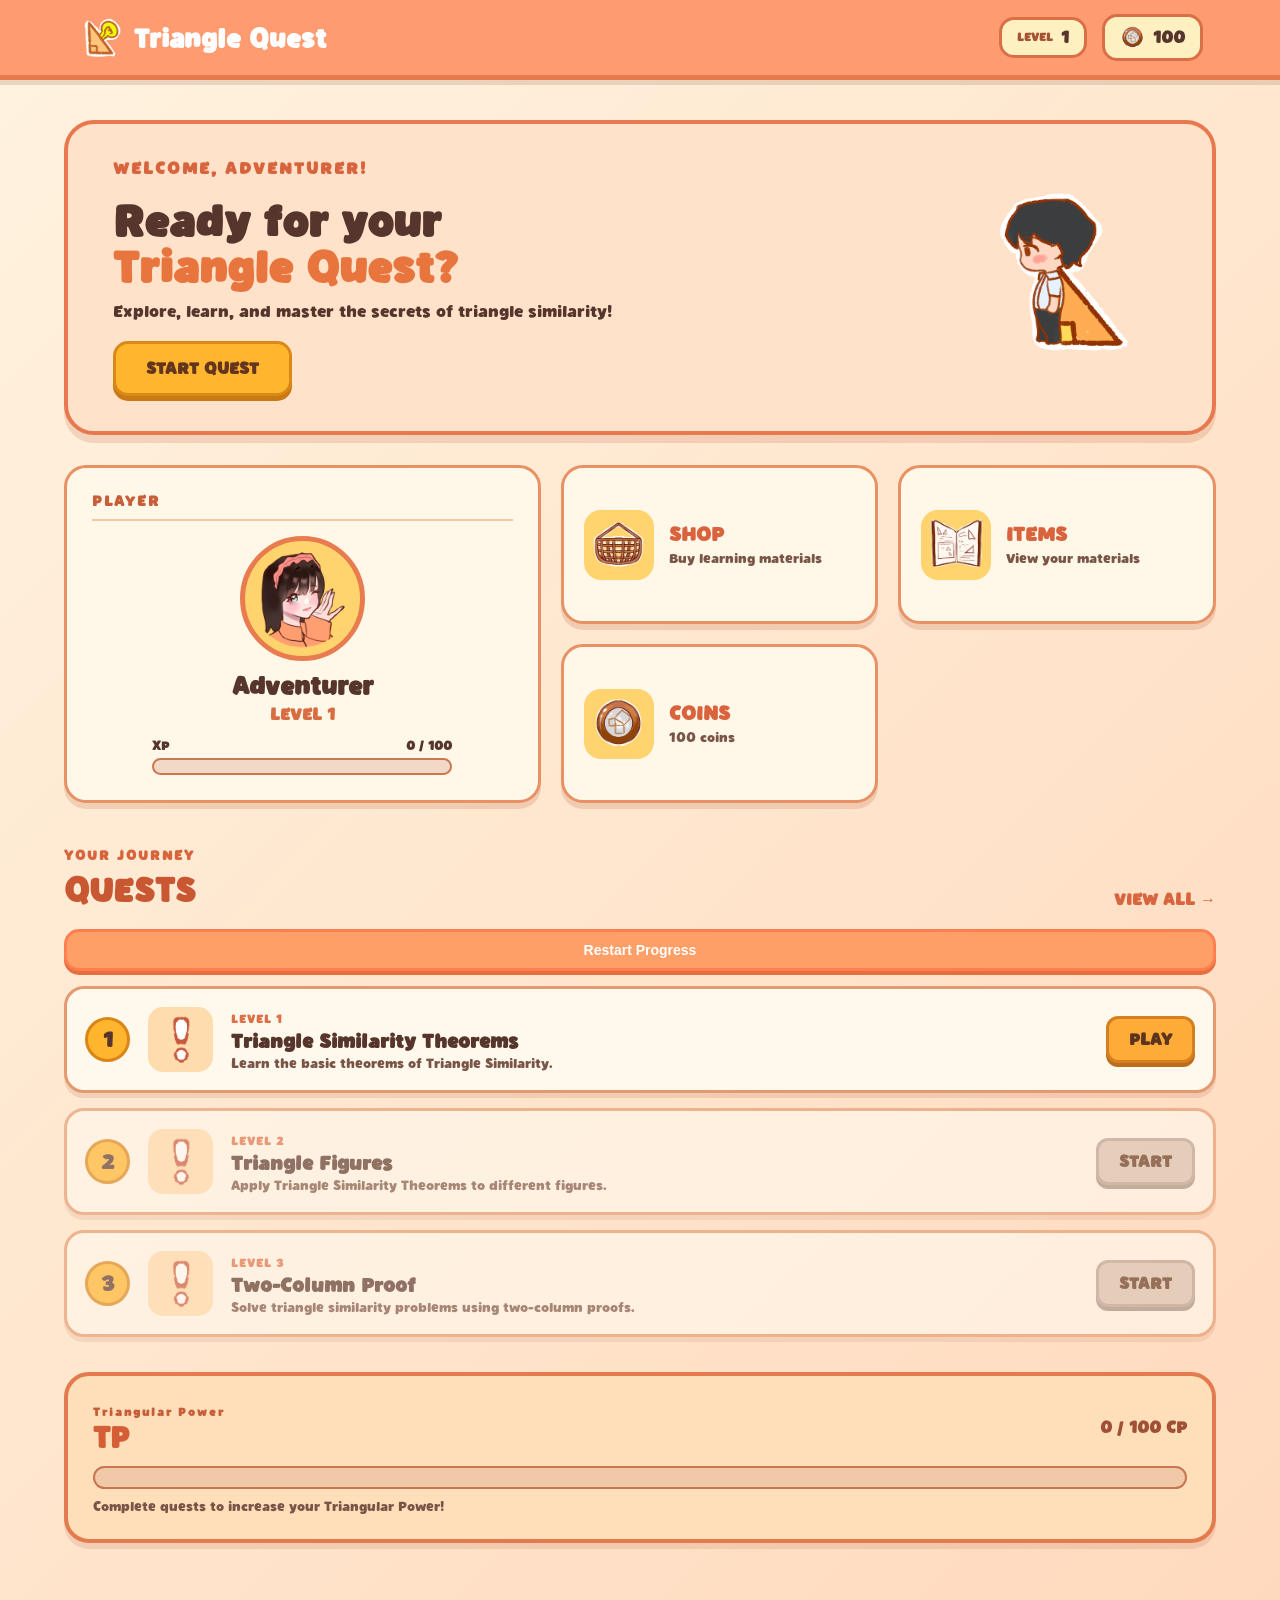
<file: level3.html>
<!DOCTYPE html>
<html lang="en">

<head>
    <meta charset="UTF-8">
    <meta name="viewport" content="width=device-width, initial-scale=1.0">

    <title>Triangle Quest - Level 3</title>

    <link rel="stylesheet" href="level3style.css">
</head>

<body>

    <!-- =====================================================
         TOP BAR
    ====================================================== -->

    <header class="top-bar">

        <div class="game-title">
            <span class="title-icon">△</span>
            <div>
                <h1>Triangle Quest</h1>
                <p>Two-Column Proof Quest</p>
            </div>
        </div>

        <div class="level-badge">
            LEVEL 3
        </div>

        <div class="player-stats">

            <div class="stat">
                <span><img src="coins.png"></span>
                <strong id="coins">100</strong>
            </div>

            <div class="stat">
                <span><img src="level.png"></span>
                <strong id="xp">0</strong>
                XP
            </div>

            <div class="stat">
                <span><img src="energy.png"></span>
                <strong id="cp">0</strong>
                TP
            </div>

        </div>

    </header>


    <!-- =====================================================
         MAIN LAYOUT
    ====================================================== -->

    <main class="game-layout">

        <!-- SIDEBAR -->

        <aside class="sidebar">

            <div class="quest-header">
                <span><img src="quest.png"></span>
                <div>
                    <h2>Proof Quest</h2>
                    <p>5 Stages</p>
                </div>
            </div>


            <div class="stage-list">

                <button class="stage-button active" id="stageButton1"
                    onclick="openStage(1)">
                    <span>1</span>
                    <div>
                        <strong>SSS</strong>
                        <small>Similarity</small>
                    </div>
                </button>

                <button class="stage-button locked" id="stageButton2"
                    onclick="openStage(2)">
                    <span>2</span>
                    <div>
                        <strong>AA</strong>
                        <small>Similarity</small>
                    </div>
                </button>

                <button class="stage-button locked" id="stageButton3"
                    onclick="openStage(3)">
                    <span>3</span>
                    <div>
                        <strong>SAS</strong>
                        <small>Similarity</small>
                    </div>
                </button>

                <button class="stage-button locked" id="stageButton4"
                    onclick="openStage(4)">
                    <span>4</span>
                    <div>
                        <strong>Right Triangle</strong>
                        <small>Similarity</small>
                    </div>
                </button>

                <button class="stage-button locked" id="stageButton5"
                    onclick="openStage(5)">
                    <span>5</span>
                    <div>
                        <strong>Special Right</strong>
                        <small>Triangle</small>
                    </div>
                </button>

            </div>


            <div class="sidebar-note">

                <h3>💡 Proof Tip</h3>

                <p>
                    A two-column proof always asks:
                </p>

                <strong>
                    "What is true?"
                </strong>

                <span>and</span>

                <strong>
                    "Why is it true?"
                </strong>

            </div>


            <button class="home-button" onclick="goHome()">
                <img src="logo.png"> HOME
            </button>

        </aside>


        <!-- CONTENT -->

        <section class="content-area">

            <div class="level-heading">

                <div>
                    <span class="small-label">
                        LEVEL 3
                    </span>

                    <h1>
                        Two-Column Proof
                    </h1>

                    <p>
                        Prove that triangles are similar using
                        statements and reasons.
                    </p>
                </div>

                <div class="progress-box">

                    <span id="progressText">
                        Stage 1 of 5
                    </span>

                    <div class="progress-bar">
                        <div id="progressFill"></div>
                    </div>

                </div>

            </div>


            <!-- =================================================
                 STAGE CONTENT
            ================================================== -->

            <div id="stageContainer"></div>


            <!-- =================================================
                 FINISHED SCREEN
            ================================================== -->

            <div id="levelFinished" class="finished-screen">

                <div class="trophy">
                    🏆
                </div>

                <h1>
                    LEVEL 3 COMPLETE!
                </h1>

                <p>
                    Amazing work, Proof Master!
                </p>

                <p>
                    You completed all five
                    two-column proof challenges.
                </p>

                <div class="reward-box">

                    <div>
                        <img src="coins.png">
                        <strong>+50 Coins</strong>
                    </div>

                    <div>
                        <img src="level.png">
                        <strong>+50 XP</strong>
                    </div>

                    <div>
                        <img src="energy.png">
                        <strong>+50 TP</strong>
                    </div>

                </div>



                <div class="special-reward">

                    <h2>
                         SPECIAL COMPLETION REWARD!
                    </h2>

                    <p>
                        You finished every Level 3 step!
                        Two new rewards have been added to your Items.
                    </p>

                    <div class="special-reward-items">

                        <div class="special-reward-item">
                            <img src="new-char.png" alt="New Character">
                            <strong>New profile</strong>
                        </div>

                        <div class="special-reward-item">
                            <img src="unlimited-ed.png" alt="Unlimited-ed">
                            <strong>Limited Edition Module</strong>
                        </div>

                    </div>

                </div>

                <button class="finish-button"
                    onclick="goToRewards()">
                    🎒 VIEW MY NEW REWARDS
                </button>

            </div>

        </section>

    </main>


    <!-- =====================================================
         SCRIPTS
    ====================================================== -->

    <script src="gameProgress.js"></script>
    <script src="level3script.js"></script>

</body>

</html>
</file>
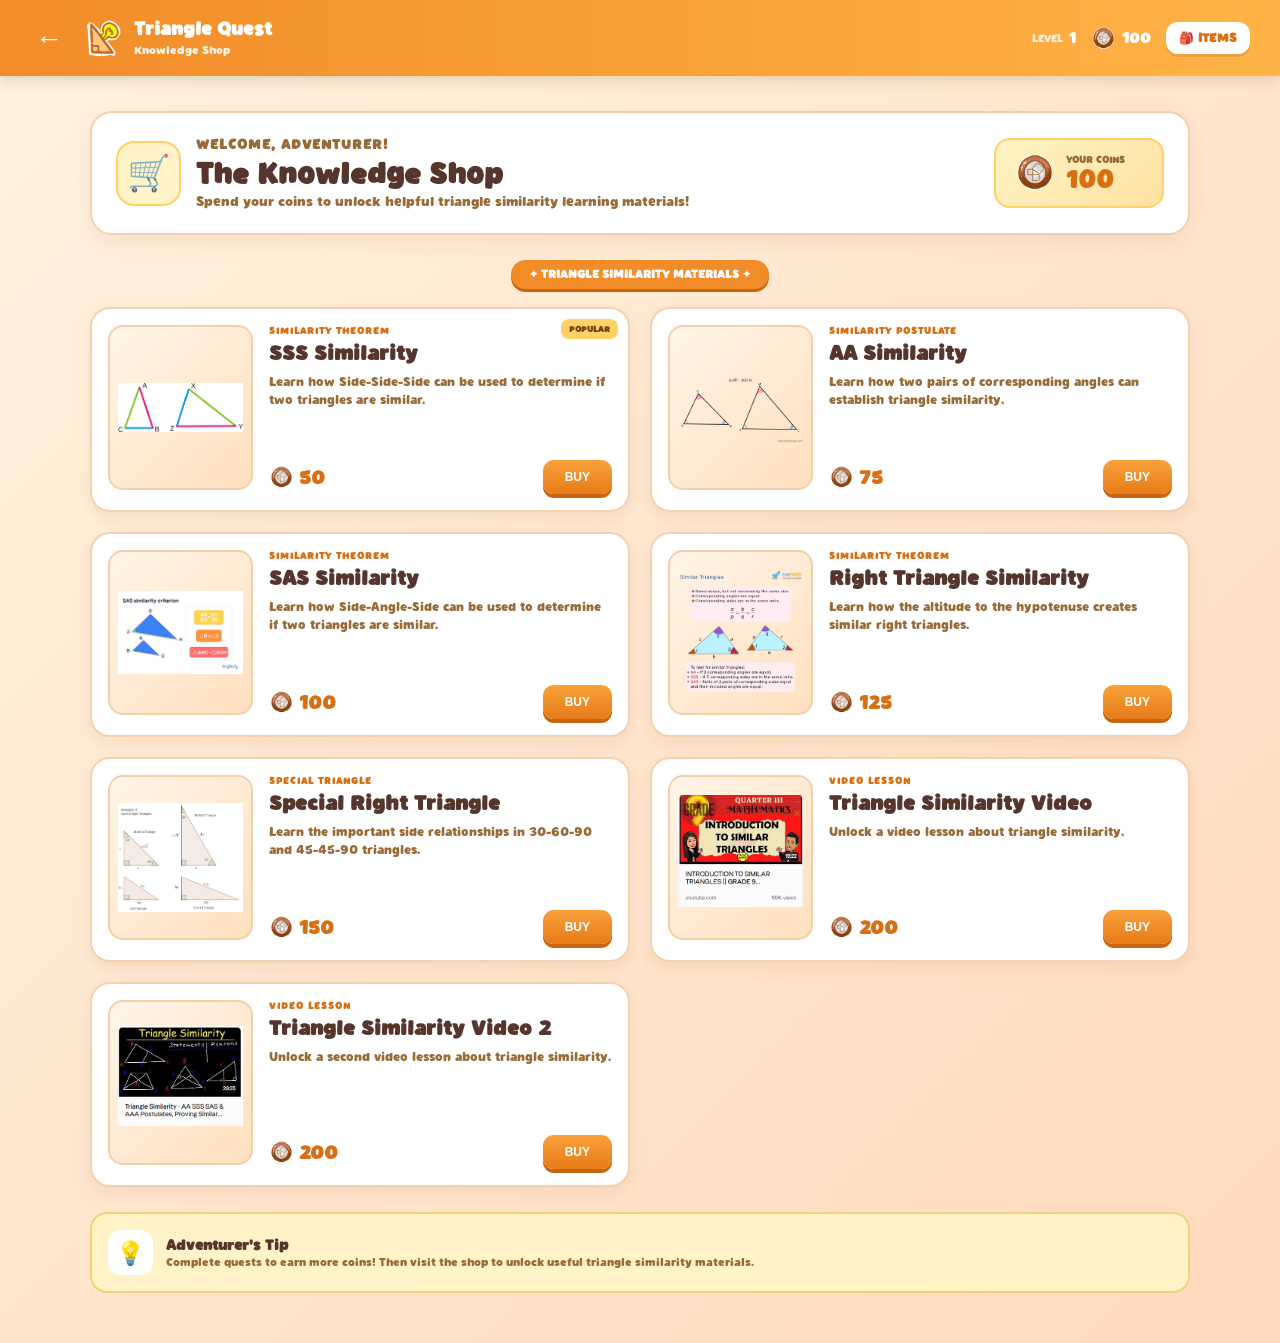
<file: shop.html>
<!DOCTYPE html>
<html lang="en">

<head>

    <meta charset="UTF-8">

    <meta
        name="viewport"
        content="width=device-width, initial-scale=1.0"
    >

    <title>Triangle Quest - Shop</title>

    <link
        rel="stylesheet"
        href="shop.css"
    >

</head>


<body>


    <!-- =====================================================
         TOP BAR
    ====================================================== -->

    <header class="top-bar">

        <div class="game-title">

            <a
                href="index.html"
                class="back-home"
            >
                ←
            </a>


            <img
                src="logo.png"
                alt="Triangle Quest Logo"
            >


            <div>

                <h1>
                    Triangle Quest
                </h1>

                <span>
                    Knowledge Shop
                </span>

            </div>

        </div>


        <div class="player-info">


            <!-- LEVEL -->

            <div class="stat">

                <span class="stat-label">
                    LEVEL
                </span>

                <strong id="playerLevel">
                    1
                </strong>

            </div>


            <!-- COINS -->

            <div class="stat coins-display">

                <img
                    src="coins.png"
                    alt="Coins"
                >

                <strong id="coinAmount">
                    100
                </strong>

            </div>


            <!-- ITEMS -->

            <a
                href="items.html"
                class="items-button"
            >
                🎒 ITEMS
            </a>

        </div>

    </header>



    <!-- =====================================================
         SHOP PAGE
    ====================================================== -->

    <main class="shop-page">


        <!-- =================================================
             SHOP HEADER
        ================================================== -->

        <section class="shop-header">


            <div class="shop-title-area">

                <div class="shop-sign">
                    🛒
                </div>


                <div>

                    <p class="small-title">
                        WELCOME, ADVENTURER!
                    </p>

                    <h1>
                        The Knowledge Shop
                    </h1>

                    <p>
                        Spend your coins to unlock
                        helpful triangle similarity
                        learning materials!
                    </p>

                </div>

            </div>


            <!-- COIN DISPLAY -->

            <div class="shop-coins">

                <img
                    src="coins.png"
                    alt="Coins"
                >


                <div>

                    <span>
                        YOUR COINS
                    </span>

                    <strong id="shopCoins">
                        100
                    </strong>

                </div>

            </div>

        </section>



        <!-- =================================================
             SHOP CATEGORIES
        ================================================== -->

        <div class="shop-label">

            <span>
                ✦ TRIANGLE SIMILARITY MATERIALS ✦
            </span>

        </div>



        <!-- =================================================
             SHOP ITEMS
        ================================================== -->

        <section class="shop-items">


            <!-- =================================================
                 SSS SIMILARITY
            ================================================== -->

            <div
                class="shop-item"
                data-item-id="SSS"
            >

                <div class="item-ribbon">
                    POPULAR
                </div>


                <div class="item-image">

                    <img
                        src="sss-preview.png"
                        alt="SSS Similarity Notes"
                    >

                </div>


                <div class="item-content">

                    <span class="item-type">
                        SIMILARITY THEOREM
                    </span>


                    <h2>
                        SSS Similarity
                    </h2>


                    <p>
                        Learn how Side-Side-Side
                        can be used to determine
                        if two triangles are similar.
                    </p>


                    <div class="item-bottom">


                        <span class="item-price">

                            <img
                                src="coins.png"
                                alt="Coins"
                            >

                            50

                        </span>


                        <button
                            class="buy-button"
                            onclick="buyItem('SSS')"
                        >
                            BUY
                        </button>


                    </div>

                </div>

            </div>



            <!-- =================================================
                 AA SIMILARITY
            ================================================== -->

            <div
                class="shop-item"
                data-item-id="AA"
            >

                <div class="item-image">

                    <img
                        src="aa-preview.png"
                        alt="AA Similarity Notes"
                    >

                </div>


                <div class="item-content">

                    <span class="item-type">
                        SIMILARITY POSTULATE
                    </span>


                    <h2>
                        AA Similarity
                    </h2>


                    <p>
                        Learn how two pairs of
                        corresponding angles can
                        establish triangle similarity.
                    </p>


                    <div class="item-bottom">


                        <span class="item-price">

                            <img
                                src="coins.png"
                                alt="Coins"
                            >

                            75

                        </span>


                        <button
                            class="buy-button"
                            onclick="buyItem('AA')"
                        >
                            BUY
                        </button>


                    </div>

                </div>

            </div>



            <!-- =================================================
                 SAS SIMILARITY
            ================================================== -->

            <div
                class="shop-item"
                data-item-id="SAS"
            >

                <div class="item-image">

                    <img
                        src="sas-preview.png"
                        alt="SAS Similarity Notes"
                    >

                </div>


                <div class="item-content">

                    <span class="item-type">
                        SIMILARITY THEOREM
                    </span>


                    <h2>
                        SAS Similarity
                    </h2>


                    <p>
                        Learn how Side-Angle-Side
                        can be used to determine
                        if two triangles are similar.
                    </p>


                    <div class="item-bottom">


                        <span class="item-price">

                            <img
                                src="coins.png"
                                alt="Coins"
                            >

                            100

                        </span>


                        <button
                            class="buy-button"
                            onclick="buyItem('SAS')"
                        >
                            BUY
                        </button>


                    </div>

                </div>

            </div>



            <!-- =================================================
                 RIGHT TRIANGLE SIMILARITY
            ================================================== -->

            <div
                class="shop-item"
                data-item-id="RTS"
            >

                <div class="item-image">

                    <img
                        src="rts-preview.png"
                        alt="Right Triangle Similarity Notes"
                    >

                </div>


                <div class="item-content">

                    <span class="item-type">
                        SIMILARITY THEOREM
                    </span>


                    <h2>
                        Right Triangle Similarity
                    </h2>


                    <p>
                        Learn how the altitude to
                        the hypotenuse creates
                        similar right triangles.
                    </p>


                    <div class="item-bottom">


                        <span class="item-price">

                            <img
                                src="coins.png"
                                alt="Coins"
                            >

                            125

                        </span>


                        <button
                            class="buy-button"
                            onclick="buyItem('RTS')"
                        >
                            BUY
                        </button>


                    </div>

                </div>

            </div>



            <!-- =================================================
                 SPECIAL RIGHT TRIANGLE
            ================================================== -->

            <div
                class="shop-item"
                data-item-id="SRT"
            >

                <div class="item-image">

                    <img
                        src="srt-preview.png"
                        alt="Special Right Triangle Notes"
                    >

                </div>


                <div class="item-content">

                    <span class="item-type">
                        SPECIAL TRIANGLE
                    </span>


                    <h2>
                        Special Right Triangle
                    </h2>


                    <p>
                        Learn the important side
                        relationships in 30-60-90
                        and 45-45-90 triangles.
                    </p>


                    <div class="item-bottom">


                        <span class="item-price">

                            <img
                                src="coins.png"
                                alt="Coins"
                            >

                            150

                        </span>


                        <button
                            class="buy-button"
                            onclick="buyItem('SRT')"
                        >
                            BUY
                        </button>


                    </div>

                </div>

            </div>


            <!-- VIDEO LESSON 1 -->
            <div class="shop-item" data-item-id="VIDEO1">
                <div class="item-image">
                    <div class="shop-placeholder"><img src="video.png"></div>
                </div>
                <div class="item-content">
                    <span class="item-type">VIDEO LESSON</span>
                    <h2>Triangle Similarity Video</h2>
                    <p>Unlock a video lesson about triangle similarity.</p>
                    <div class="item-bottom">
                        <span class="item-price">
                            <img src="coins.png" alt="Coins">
                            200
                        </span>
                        <button class="buy-button" onclick="buyItem('VIDEO1')">BUY</button>
                    </div>
                </div>
            </div>

            <!-- VIDEO LESSON 2 -->
            <div class="shop-item" data-item-id="VIDEO2">
                <div class="item-image">
                    <div class="shop-placeholder"><img src="video1.png"></div>
                </div>
                <div class="item-content">
                    <span class="item-type">VIDEO LESSON</span>
                    <h2>Triangle Similarity Video 2</h2>
                    <p>Unlock a second video lesson about triangle similarity.</p>
                    <div class="item-bottom">
                        <span class="item-price">
                            <img src="coins.png" alt="Coins">
                            200
                        </span>
                        <button class="buy-button" onclick="buyItem('VIDEO2')">BUY</button>
                    </div>
                </div>
            </div>


        </section>



        <!-- =================================================
             ADVENTURER TIP
        ================================================== -->

        <section class="shop-tip">

            <div class="tip-icon">
                💡
            </div>


            <div>

                <h3>
                    Adventurer's Tip
                </h3>


                <p>
                    Complete quests to earn more coins!
                    Then visit the shop to unlock
                    useful triangle similarity materials.
                </p>

            </div>

        </section>


    </main>



    <script src="shop.js"></script>

</body>

</html>
</file>
<file: style.css>
@font-face {
    font-family: "yellow banana";
    src: url("Yellow Banana.otf");
}


*/* =========================
   GENERAL
========================= */

* {
    margin: 0;
    padding: 0;
    box-sizing: border-box;
}

body {
    font-family: "yellow banana", Arial, sans-serif;

    background:
        linear-gradient(
            135deg,
            #fff3df,
            #ffd9bd
        );

    color: #55352c;

    min-height: 100vh;
}


/* =========================
   TOP BAR
========================= */

.top-bar {

    height: 80px;

    background: #ff9b71;

    display: flex;

    align-items: center;

    justify-content: space-between;

    padding: 0 6%;

    border-bottom: 5px solid #e8784e;

    box-shadow:
        0 5px 0 rgba(110, 55, 30, 0.15);
}


.game-title {

    display: flex;

    align-items: center;

    gap: 12px;

    font-size: 25px;

    font-weight: 900;

    color: white;
}


.game-title img {

    width: 45px;

    height: 45px;

    object-fit: contain;
}


.player-info {

    display: flex;

    gap: 15px;

    align-items: center;
}


.stat {

    background: #fff0c2;

    border: 3px solid #d96f45;

    border-radius: 15px;

    padding: 8px 15px;

    display: flex;

    gap: 8px;

    align-items: center;

    font-weight: bold;
}


.stat-label {

    font-size: 11px;

    color: #a65335;
}


.coins-display img {

    width: 25px;

    height: 25px;
}


/* =========================
   MAIN
========================= */

.home {

    width: 90%;

    max-width: 1200px;

    margin: auto;

    padding: 40px 0 60px;
}


/* =========================
   WELCOME
========================= */

.welcome {

    background: #ffe2c9;

    border: 4px solid #e8784e;

    border-radius: 30px;

    padding: 35px 45px;

    display: flex;

    justify-content: space-between;

    align-items: center;

    min-height: 250px;

    box-shadow:
        0 8px 0 rgba(180, 85, 50, 0.18);

    margin-bottom: 30px;
}


.small-title {

    font-size: 13px;

    font-weight: 900;

    color: #d8643d;

    letter-spacing: 2px;

    margin-bottom: 8px;
}


.welcome h1 {

    font-size: 42px;

    line-height: 1.1;

    margin-bottom: 12px;
}


.welcome h1 span {

    color: #e8753e;
}


.welcome p {

    font-size: 16px;

    margin-bottom: 20px;
}


.welcome-image img {

    width: 190px;

    height: 190px;

    object-fit: contain;
}


/* =========================
   BUTTON
========================= */

.start-button {

    display: inline-block;

    text-decoration: none;

    background: #ffb52e;

    color: #63351f;

    font-weight: 900;

    padding: 15px 30px;

    border-radius: 15px;

    border: 3px solid #d88918;

    box-shadow:
        0 5px 0 #c97814;

    transition: 0.15s;
}


.start-button:hover {

    transform: translateY(3px);

    box-shadow:
        0 2px 0 #c97814;
}


/* =========================
   DASHBOARD
========================= */

.dashboard {

    display: grid;

    grid-template-columns:
        1.5fr 1fr 1fr;

    gap: 20px;

    margin-bottom: 45px;
}


.card {

    background: #fff7e8;

    border: 3px solid #e89164;

    border-radius: 22px;

    box-shadow:
        0 6px 0 rgba(170, 80, 40, 0.18);
}


/* =========================
   PLAYER CARD
========================= */

.player-card {

    grid-row: span 2;

    padding: 25px;
}


.card-title {

    font-size: 14px;

    font-weight: 900;

    color: #c85e39;

    letter-spacing: 2px;

    border-bottom: 2px solid #f3c7a5;

    padding-bottom: 10px;

    margin-bottom: 15px;
}


.player-content {

    text-align: center;
}


.character-circle {

    width: 125px;

    height: 125px;

    margin: 10px auto;

    border-radius: 50%;

    background: #ffd36e;

    border: 5px solid #e87c4e;

    display: flex;

    justify-content: center;

    align-items: center;

    overflow: hidden;
}


.character {

    width: 100px;

    height: 100px;

    object-fit: contain;
}


.player-content h2 {

    margin: 10px 0 5px;

    font-size: 24px;
}


.level-text {

    font-weight: bold;

    color: #d96d42;

    margin-bottom: 15px;
}


/* =========================
   XP BAR
========================= */

.xp-container {

    width: 100%;

    max-width: 300px;

    margin: auto;
}


.xp-label {

    display: flex;

    justify-content: space-between;

    font-size: 12px;

    font-weight: bold;

    margin-bottom: 5px;
}


.xp-bar {

    height: 17px;

    background: #f2d8c6;

    border-radius: 20px;

    overflow: hidden;

    border: 2px solid #c97852;
}


.xp-progress {

    width: 0%;

    height: 100%;

    background: #ffc247;

    transition: width 0.5s;
}


/* =========================
   MENU CARDS
========================= */
/* Restart Progress Button */
button[onclick="restartProgress()"] {
    background: #ff9f68;
    color: white;
    border: 3px solid #ff7f50;
    border-radius: 15px;
    padding: 10px 20px;
    font-size: 14px;
    font-weight: bold;
    cursor: pointer;
    box-shadow: 0 4px 0 #e86f3d;
    transition: all 0.2s ease;
}

/* Hover effect */
button[onclick="restartProgress()"]:hover {
    background: #ffb07c;
    transform: translateY(-2px);
    box-shadow: 0 6px 0 #e86f3d;
}

/* Click effect */
button[onclick="restartProgress()"]:active {
    transform: translateY(2px);
    box-shadow: 0 2px 0 #e86f3d;
}

.menu-card {

    padding: 20px;

    display: flex;

    align-items: center;

    gap: 15px;

    text-decoration: none;

    color: #55352c;

    transition: 0.2s;

    cursor: pointer;
}


.menu-card:hover {

    transform: translateY(-5px);

    box-shadow:
        0 11px 0 rgba(170, 80, 40, 0.18);
}


.menu-image {

    width: 70px;

    height: 70px;

    background: #ffd36e;

    border-radius: 17px;

    display: flex;

    justify-content: center;

    align-items: center;
}


.menu-image img {

    width: 55px;

    height: 55px;

    object-fit: contain;
}


.menu-card h2 {

    font-size: 19px;

    color: #d9633c;

    margin-bottom: 5px;
}


.menu-card p {

    font-size: 13px;

    color: #795548;
}


/* =========================
   QUEST SECTION
========================= */

.quests-section {

    margin-top: 20px;
}


.section-heading {

    display: flex;

    justify-content: space-between;

    align-items: end;

    margin-bottom: 20px;
}


.section-heading h2 {

    font-size: 32px;

    color: #c95732;
}


.view-all {

    color: #d9653e;

    font-weight: bold;

    text-decoration: none;
}


/* =========================
   QUEST CARD
========================= */

.quest-list {

    display: flex;

    flex-direction: column;

    gap: 15px;
}


.quest-card {

    background: #fff8ec;

    border: 3px solid #e49a70;

    border-radius: 20px;

    padding: 18px;

    display: flex;

    align-items: center;

    gap: 18px;

    box-shadow:
        0 5px 0 rgba(160, 75, 40, 0.15);
}


.quest-number {

    width: 45px;

    height: 45px;

    border-radius: 50%;

    background: #ffb52e;

    display: flex;

    align-items: center;

    justify-content: center;

    font-size: 20px;

    font-weight: 900;

    border: 3px solid #d98619;
}


.quest-icon {

    width: 65px;

    height: 65px;

    background: #ffdcae;

    border-radius: 15px;

    display: flex;

    align-items: center;

    justify-content: center;
}


.quest-icon img {

    width: 50px;

    height: 50px;

    object-fit: contain;
}


.quest-information {

    flex: 1;
}


.quest-level {

    font-size: 11px;

    font-weight: bold;

    color: #dc7049;

    letter-spacing: 1px;
}


.quest-information h3 {

    font-size: 19px;

    margin: 3px 0;
}


.quest-information p {

    font-size: 13px;

    color: #795548;
}


.quest-button {

    text-decoration: none;

    background: #ffab38;

    color: #5d351e;

    border: 3px solid #d58020;

    border-radius: 12px;

    padding: 11px 20px;

    font-weight: 900;

    box-shadow:
        0 4px 0 #bd6c19;
}


.quest-button:hover {

    transform: translateY(2px);

    box-shadow:
        0 2px 0 #bd6c19;
}


/* LOCKED QUEST */

.locked {

    opacity: 0.65;
}


.locked .quest-button {

    background: #d8c5b7;

    border-color: #b7a397;

    box-shadow:
        0 4px 0 #a49387;

    cursor: not-allowed;
}


/* =========================
   CP BAR
========================= */

.cp-section {

    margin-top: 35px;

    background: #ffdfb9;

    border: 4px solid #e47b4e;

    border-radius: 25px;

    padding: 25px;

    box-shadow:
        0 6px 0 rgba(170, 80, 40, 0.15);
}


.cp-header {

    display: flex;

    justify-content: space-between;

    align-items: center;

    margin-bottom: 12px;
}


.cp-title {

    font-size: 11px;

    letter-spacing: 2px;

    font-weight: bold;

    color: #c75d39;
}


.cp-header h2 {

    font-size: 28px;

    color: #d65e37;
}


.cp-header > span {

    font-weight: bold;

    color: #9f5035;
}


.cp-bar {

    width: 100%;

    height: 23px;

    background: #f0c9a9;

    border-radius: 20px;

    overflow: hidden;

    border: 2px solid #c87550;
}


.cp-progress {

    height: 100%;

    width: 0%;

    background: #ffbd38;

    transition: width 0.5s;
}


.cp-section p {

    margin-top: 10px;

    font-size: 13px;

    color: #795548;
}


/* =========================
   RESPONSIVE
========================= */

@media (max-width: 900px) {

    .dashboard {

        grid-template-columns: 1fr 1fr;
    }

    .player-card {

        grid-row: auto;

        grid-column: span 2;
    }

}


@media (max-width: 650px) {

    .top-bar {

        padding: 0 20px;
    }

    .game-title span {

        display: none;
    }

    .home {

        width: 94%;
    }

    .welcome {

        padding: 25px;

        text-align: center;

        flex-direction: column;
    }

    .welcome h1 {

        font-size: 32px;
    }

    .dashboard {

        grid-template-columns: 1fr;
    }

    .player-card {

        grid-column: auto;
    }

    .quest-card {

        flex-wrap: wrap;
    }

    .quest-information {

        min-width: 60%;
    }

}
</file>
<file: items.css>
/* =========================================================
   TRIANGLE QUEST - ITEMS
========================================================= */
@font-face {
    font-family: "yellow banana";
    src: url("Yellow Banana.otf");
}

:root {

    --orange: #f28c28;
    --orange-dark: #d86f12;

    --yellow: #ffd166;
    --yellow-light: #fff3c7;

    --peach: #ffe0c2;
    --peach-light: #fff8ef;

    --brown: #704214;
    --brown-light: #986b39;

    --white: #ffffff;

}


* {

    box-sizing: border-box;

    margin: 0;

    padding: 0;

}


body {
    font-family: "yellow banana", Arial, sans-serif;

    background:
        linear-gradient(
            135deg,
            #fff3df,
            #ffd9bd
        );

    color: #55352c;

    min-height: 100vh;
}


/* =========================================================
   TOP BAR
========================================================= */

.top-bar {

    min-height: 76px;

    padding: 10px 30px;

    background:
        linear-gradient(
            90deg,
            #f28c28,
            #ffb347
        );

    color: white;

    display: flex;

    align-items: center;

    justify-content: space-between;

}


.game-title {

    display: flex;

    align-items: center;

    gap: 12px;

}


.back-home {

    color: white;

    text-decoration: none;

    font-size: 28px;

}


.game-title img {

    width: 42px;

    height: 42px;

    object-fit: contain;

}


.game-title h1 {

    font-size: 18px;

}


.game-title span {

    font-size: 11px;

}


.player-info {

    display: flex;

    align-items: center;

    gap: 15px;

}


.stat {

    display: flex;

    align-items: center;

    gap: 5px;

}


.stat-label {

    font-size: 10px;

}


.coins-display img {

    width: 25px;

}


.shop-button {

    color: var(--orange-dark);

    background: white;

    text-decoration: none;

    padding: 9px 14px;

    border-radius: 11px;

    font-size: 11px;

    font-weight: bold;

}


/* =========================================================
   PAGE
========================================================= */

.items-page {

    max-width: 1050px;

    margin: auto;

    padding: 35px 20px;

}


/* =========================================================
   HEADER
========================================================= */

.items-header {

    background: white;

    border:
        2px solid #f4d0aa;

    border-radius: 22px;

    padding: 25px;

    display: flex;

    align-items: center;

    justify-content: space-between;

    box-shadow:
        0 6px 18px rgba(112,66,20,0.08);

}


.items-header p {

    color: var(--orange-dark);

    font-size: 10px;

    font-weight: bold;

    letter-spacing: 1px;

}


.items-header h1 {

    margin: 5px 0;

    font-size: 27px;

}


.items-header span {

    color: var(--brown-light);

    font-size: 12px;

}


.bag-icon {

    width: 70px;
    height: 70px;

    background: var(--yellow-light);

    border:
        2px solid var(--yellow);

    border-radius: 20px;

    display: flex;

    align-items: center;

    justify-content: center;

    font-size: 37px;

}


/* =========================================================
   ITEM GRID
========================================================= */

.items-grid {

    display: grid;

    grid-template-columns:
        repeat(
            2,
            minmax(0, 1fr)
        );

    gap: 18px;

    margin-top: 25px;

}


/* =========================================================
   ITEM CARD
========================================================= */

.inventory-item {

    background: white;

    border:
        2px solid #f2cfac;

    border-radius: 18px;

    padding: 15px;

    display: flex;

    align-items: center;

    gap: 15px;

    transition: 0.2s;

}


.inventory-item:hover {

    transform: translateY(-3px);

    box-shadow:
        0 8px 18px rgba(112,66,20,0.1);

}


.inventory-image {

    width: 105px;
    height: 105px;

    flex-shrink: 0;

    background:
        linear-gradient(
            135deg,
            #fff3df,
            #ffe0bd
        );

    border-radius: 14px;

    display: flex;

    align-items: center;

    justify-content: center;

    overflow: hidden;

}


.inventory-image img {

    width: 100%;
    height: 100%;

    object-fit: contain;

    padding: 6px;

}


.inventory-content {

    flex: 1;

}


.inventory-type {

    color: var(--orange-dark);

    font-size: 9px;

    font-weight: bold;

}


.inventory-content h2 {

    font-size: 18px;

    margin: 4px 0;

}


.inventory-content p {

    color: var(--brown-light);

    font-size: 11px;

    line-height: 1.4;

}


.open-item {

    display: inline-block;

    margin-top: 10px;

    background:
        linear-gradient(
            180deg,
            #f9a13b,
            #e77b17
        );

    color: white;

    text-decoration: none;

    padding: 8px 14px;

    border-radius: 9px;

    font-size: 10px;

    font-weight: bold;

}


/* =========================================================
   EMPTY
========================================================= */

.empty-items {

    display: none;

    text-align: center;

    background: white;

    border:
        2px dashed #edc99f;

    border-radius: 20px;

    padding: 50px 20px;

    margin-top: 25px;

}


.empty-icon {

    font-size: 55px;

    margin-bottom: 10px;

}


.empty-items h2 {

    font-size: 21px;

}


.empty-items p {

    color: var(--brown-light);

    font-size: 12px;

    margin: 8px 0 18px;

}


.visit-shop {

    display: inline-block;

    background: var(--orange);

    color: white;

    text-decoration: none;

    padding: 11px 20px;

    border-radius: 10px;

    font-size: 11px;

    font-weight: bold;

}


/* =========================================================
   MOBILE
========================================================= */

@media (max-width: 700px) {

    .items-grid {

        grid-template-columns: 1fr;

    }


    .top-bar {

        flex-wrap: wrap;

        gap: 10px;

    }


    .player-info {

        width: 100%;

        justify-content: space-between;

    }

}


@media (max-width: 500px) {

    .inventory-item {

        flex-direction: column;

        text-align: center;

    }

}

.inventory-placeholder {
    font-size: 48px;
}
</file>
<file: level1style.css>
@font-face {
    font-family: "yellow banana";
    src: url("Yellow Banana.otf");
}

/* =========================================================
   TRIANGLE QUEST - LEVEL 1
   CUTE PEACH THEME
========================================================= */

* {
    margin: 0;
    padding: 0;
    box-sizing: border-box;
}




:root {
    --peach-light: #fff4ed;
    --peach: #ffc6a8;
    --peach-dark: #ee8f68;
    --peach-deep: #d2470c;

    --cream: #fffaf7;
    --white: #ffffff;

    --brown: #68483d;
    --brown-light: #92756a;

    --pink: #f5a6a6;
    --yellow: #ffd978;
    --green: #a8d5ba;

    --shadow: 0 8px 25px rgba(120, 75, 55, 0.12);
}

/* =========================================================
   BODY
========================================================= */
body {
    font-family: "yellow banana", Arial, sans-serif;

    background:
        linear-gradient(
            135deg,
            #fff3df,
            #ffd9bd
        );

    color: #55352c;

    min-height: 100vh;
}


/* =========================================================
   TOP BAR
========================================================= */

.level-topbar {
    width: 100%;
    min-height: 90px;

    background: rgba(255, 250, 247, 0.96);
    border-bottom: 3px solid var(--peach);

    display: flex;
    align-items: center;
    justify-content: space-between;

    padding: 15px 30px;

    position: sticky;
    top: 0;
    z-index: 100;

    box-shadow: 0 4px 15px rgba(100, 60, 40, 0.08);
}

.back-button {
    text-decoration: none;
    color: rgb(158, 53, 8);

    background: var(--peach-dark);

    padding: 11px 18px;
    border-radius: 14px;

    font-weight: bold;
    font-size: 14px;

    transition: 0.2s;
}

.back-button:hover {
    background: var(--peach-deep);
    color: var(--cream);
    transform: translateY(-2px);
}


.level-title {
    text-align: right;
    transform: translateX(100px);
}

.level-title span {
    font-size: 12px;
    color: var(--peach-deep);
    font-weight: bold;
}

.level-title h1 {
    font-size: 27px;
    color: var(--brown);
}

.player-stats {
    display: flex;
    gap: 10px;
}
.rewards img{
    width: 10px;
    height: 10px;
    object-fit: contain;
}



.mini-stat {
    background: var(--peach-light);

    border: 2px solid var(--peach);

    padding: 9px 14px;
    border-radius: 15px;

    font-weight: bold;

    box-shadow: 0 4px 10px rgba(100, 60, 40, 0.06);
}

.mini-stat img {
    width: 15px;
    height: 15px;
    object-fit: contain;
}

.sidebar-title img {
    width: 30px;
    height: 30px;
    object-fit: contain;
}

.objectives img {
    width: 20px;
    height: 20px;
    object-fit: contain;
}

.question-box{
    background: var(--peach-light);

    border: 2px solid var(--peach);

    padding: 9px 14px;
    border-radius: 15px;
    transform: translateY(-18px);
}
#coins {
    color: #c58a00;
}

#xp {
    color: #d27b52;
}

#cp {
    color: #4d9a69;
}

/* =========================================================
   MAIN LAYOUT
========================================================= */

.level-layout {
    display: grid;
    grid-template-columns: 285px 1fr;
    min-height: calc(100vh - 90px);
}

/* =========================================================
   SIDEBAR
========================================================= */

.learning-sidebar {
    background: rgba(255, 250, 247, 0.94);

    border-right: 3px solid var(--peach);

    padding: 22px 18px;

    position: sticky;
    top: 90px;

    height: calc(100vh - 90px);

    overflow-y: auto;
}

.sidebar-title {
    display: flex;
    align-items: center;
    gap: 12px;

    margin-bottom: 20px;
}

.sidebar-title > span {
    background: var(--peach);
    width: 45px;
    height: 45px;

    display: flex;
    align-items: center;
    justify-content: center;

    border-radius: 14px;

    font-size: 22px;
}

.sidebar-title small {
    color: var(--peach-deep);
    font-weight: bold;
}

.sidebar-title h2 {
    font-size: 19px;
}

/* =========================================================
   OBJECTIVES
========================================================= */

.objectives {
    background: var(--peach-light);

    border: 2px solid var(--peach);

    border-radius: 18px;

    padding: 15px;

    margin-bottom: 18px;
}

.objectives h3 {
    font-size: 14px;
    margin-bottom: 12px;
}

.objective {
    display: flex;
    gap: 8px;

    margin-bottom: 10px;

    font-size: 12px;
    line-height: 1.4;
}

.objective-check {
    color: var(--peach-deep);
    font-size: 17px;
}

/* =========================================================
   PROGRESS
========================================================= */

.progress-box {
    background: white;

    border: 2px solid #f2d5c7;

    border-radius: 18px;

    padding: 15px;

    margin-bottom: 18px;
}

.progress-heading {
    display: flex;
    justify-content: space-between;

    font-size: 11px;
    font-weight: bold;

    margin-bottom: 8px;
}

#progressText {
    color: var(--peach-deep);
}

.level-progress-bar {
    width: 100%;
    height: 11px;

    background: #f4dfd5;

    border-radius: 20px;

    overflow: hidden;
}

.level-progress-fill {
    width: 0%;
    height: 100%;

    background: linear-gradient(
        90deg,
        var(--peach),
        var(--peach-dark)
    );

    border-radius: 20px;

    transition: width 0.4s ease;
}

.progress-box p {
    font-size: 11px;
    color: var(--brown-light);
    margin-top: 8px;
}

/* =========================================================
   PART NAVIGATION
========================================================= */

.part-list {
    display: flex;
    flex-direction: column;
    gap: 9px;
}

.part-item {
    width: 100%;

    border: 2px solid #f0d7cc;
    background: white;

    border-radius: 16px;

    padding: 11px;

    display: flex;
    align-items: center;
    gap: 12px;

    text-align: left;

    color: var(--brown);

    cursor: pointer;

    transition: 0.2s;
}



.part-item:hover:not(.locked) {
    transform: translateX(3px);
    border-color: var(--peach-dark);
}

.part-item.active {
    background: var(--peach-light);
    border-color: var(--peach-dark);
}

.part-item.locked {
    opacity: 0.55;
    cursor: not-allowed;
}

.part-number {
    width: 34px;
    height: 34px;

    background: var(--peach);

    border-radius: 11px;

    display: flex;
    align-items: center;
    justify-content: center;

    font-weight: bold;
}

.part-item strong {
    display: block;
    font-size: 14px;
}

.part-item small {
    color: var(--brown-light);
    font-size: 10px;
}

/* =========================================================
   NOTE
========================================================= */

.mini-note {
    margin-top: 18px;

    background: #fff1cf;

    border: 2px solid #f5d98b;

    border-radius: 16px;

    padding: 12px;

    font-size: 11px;
    line-height: 1.5;
}

/* =========================================================
   CONTENT
========================================================= */

.learning-content {
    padding: 30px;

    max-width: 1100px;
    width: 100%;

    margin: auto;
}

/* =========================================================
   PART PAGE
========================================================= */

/*
   IMPORTANT:
   Only one part-page is displayed at a time.
*/

.part-page {
    display: none;
}

.part-page.active-part {
    display: block;

    animation: fadeIn 0.3s ease;
}

/* =========================================================
   PART BANNER
========================================================= */

.part-banner {
    background:
        linear-gradient(
            135deg,
            #ffc6a8,
            #ffe0cf
        );

    border: 3px solid #f0a582;

    border-radius: 25px;

    padding: 25px 30px;

    display: flex;
    justify-content: space-between;
    align-items: center;

    margin-bottom: 18px;

    box-shadow: var(--shadow);
}

.part-banner span {
    font-size: 11px;
    font-weight: bold;
    letter-spacing: 2px;

    color: var(--peach-deep);
}

.part-banner h1 {
    font-size: 42px;
    margin-top: 3px;
}

.part-banner p {
    color: var(--brown-light);
}

.part-icon {
    width: 70px;
    height: 70px;

    background: white;

    border: 3px solid var(--peach-dark);

    border-radius: 22px;

    display: flex;
    align-items: center;
    justify-content: center;

    font-size: 30px;
    font-weight: bold;

    box-shadow: 0 6px 15px rgba(100, 60, 40, 0.1);
}

/* =========================================================
   STAGE TABS
========================================================= */

.stage-tabs {
    display: grid;
    grid-template-columns: repeat(4, 1fr);

    gap: 8px;

    background: #f9e8df;

    padding: 8px;

    border-radius: 17px;

    margin-bottom: 20px;
}

.stage-tab {
    border: none;

    background: transparent;

    color: var(--brown-light);

    padding: 12px 8px;

    border-radius: 12px;

    font-weight: bold;

    cursor: pointer;

    transition: 0.2s;
}

.stage-tab:hover {
    background: #fff5f0;
}

.stage-tab.active {
    background: white;
    color: var(--peach-deep);

    box-shadow: 0 3px 10px rgba(100, 60, 40, 0.08);
}

/* =========================================================
   STAGES
========================================================= */

/*
   THIS IS WHAT MAKES LEARN / EXAMPLE /
   PRACTICE / APPLICATION SEPARATE.
*/

.stage {
    display: none;
}

.stage.active-stage {
    display: block;

    animation: slideIn 0.3s ease;
}

/* =========================================================
   STAGE CONTENT
========================================================= */

.stage-badge {
    display: inline-block;

    background: var(--peach-light);

    border: 2px solid var(--peach);

    border-radius: 20px;

    padding: 7px 13px;

    color: var(--peach-deep);

    font-size: 11px;
    font-weight: bold;

    margin-bottom: 10px;
}

.stage h2 {
    font-size: 28px;
    margin-bottom: 7px;
}

.stage-introduction {
    color: var(--brown-light);
    margin-bottom: 20px;
}

/* =========================================================
   CARDS
========================================================= */

.lesson-card,
.application-card,
.practice-card,
.worked-example {
    background: white;

    border: 2px solid #f1d9ce;

    border-radius: 22px;

    padding: 22px;

    box-shadow: var(--shadow);

    margin-bottom: 20px;
}

/* =========================================================
   LESSON
========================================================= */

.lesson-header {
    display: flex;
    align-items: center;
    gap: 13px;

    margin-bottom: 18px;
}

.lesson-number {
    width: 45px;
    height: 45px;

    border-radius: 14px;

    background: var(--peach);

    display: flex;
    align-items: center;
    justify-content: center;

    font-weight: bold;
}

.lesson-type {
    color: var(--peach-deep);
    font-size: 10px;
    font-weight: bold;
}

.lesson-header h3 {
    font-size: 19px;
}

.lesson-image,
.example-image,
.application-image {
    width: 100%;

    background: var(--peach-light);

    border-radius: 17px;

    padding: 15px;

    text-align: center;

    margin-bottom: 18px;
}

.lesson-image img,
.example-image img,
.application-image img {
    max-width: 100%;
    max-height: 380px;

    object-fit: contain;

    border-radius: 12px;
}

/* =========================================================
   DEFINITION / NOTES
========================================================= */

.definition-box,
.notes-box {
    padding: 16px;

    border-radius: 16px;

    margin-top: 12px;
}

.definition-box {
    background: #fff2eb;
    border-left: 5px solid var(--peach-dark);
}

.notes-box {
    background: #fff8df;
    border-left: 5px solid #edc75e;
}

.definition-box h3,
.notes-box h3 {
    font-size: 14px;
    margin-bottom: 6px;
}

/* =========================================================
   EXAMPLE
========================================================= */

.worked-example {
    display: flex;
    flex-direction: column;
    gap: 14px;
}

.example-step {
    display: flex;
    gap: 15px;

    padding: 15px;

    background: #fff8f4;

    border-radius: 16px;
}

.example-step > span {
    min-width: 35px;
    height: 35px;

    background: var(--peach);

    border-radius: 11px;

    display: flex;
    align-items: center;
    justify-content: center;

    font-weight: bold;
}

.example-step h3 {
    font-size: 14px;
    margin-bottom: 5px;
}

.example-step p {
    color: var(--brown-light);
}

/* =========================================================
   PRACTICE
========================================================= */

.practice-card {
    position: relative;
}

.practice-number {
    display: inline-flex;

    width: 35px;
    height: 35px;

    align-items: center;
    justify-content: center;

    background: var(--peach);

    border-radius: 11px;

    font-weight: bold;

    margin-bottom: 10px;
}

.practice-question {
    min-height: 50px;

    padding: 14px;

    background: var(--peach-light);

    border-radius: 13px;

    margin-bottom: 12px;
}

.practice-image {
    width: 100%;
    background: var(--peach-light);
    border-radius: 17px;
    padding: 15px;
    text-align: center;
    margin-bottom: 18px;
}

.practice-image img {
    display: block;
    width: 100%;
    max-width: 900px;
    height: auto;
    max-height: 500px;
    object-fit: contain;
    margin: 0 auto;
    border-radius: 12px;
}

.practice-answer {
    width: 100%;

    padding: 13px;

    border: 2px solid #efd4c8;

    border-radius: 12px;

    outline: none;

    font-size: 15px;

    color: var(--brown);
}

.practice-answer:focus {
    border-color: var(--peach-dark);
}

.practice-button {
    margin-top: 10px;

    padding: 11px 18px;

    border: none;

    border-radius: 12px;

    background: var(--peach-dark);

    color: white;

    font-weight: bold;

    cursor: pointer;
}

.practice-button:hover {
    background: var(--peach-deep);
}

.practice-feedback,
.feedback {
    margin-top: 10px;

    font-weight: bold;

    min-height: 20px;
}

.practice-complete {
    display: none;

    background: #e9f7ed;

    border: 2px solid var(--green);

    color: #427454;

    border-radius: 18px;

    padding: 18px;

    text-align: center;

    font-weight: bold;

    margin-bottom: 18px;
}

/* =========================================================
   APPLICATION
========================================================= */

.application-card h3 {
    margin-bottom: 10px;
}

.application-card input {
    width: 100%;

    padding: 14px;

    border: 2px solid #efd4c8;

    border-radius: 12px;

    margin: 12px 0;

    font-size: 15px;

    outline: none;
}

.application-card input:focus {
    border-color: var(--peach-dark);
}

.application-card button {
    padding: 12px 20px;

    border: none;

    border-radius: 13px;

    background: var(--peach-dark);

    color: white;

    font-weight: bold;

    cursor: pointer;
}

.application-card button:hover {
    background: var(--peach-deep);
}

/* =========================================================
   NAVIGATION BUTTONS
========================================================= */

.navigation-buttons {
    display: flex;
    justify-content: space-between;
    gap: 12px;
}

.next-button,
.previous-button {
    border: none;

    padding: 13px 20px;

    border-radius: 14px;

    font-weight: bold;

    cursor: pointer;

    transition: 0.2s;
}

.next-button {
    background: var(--peach-dark);
    color: white;
}

.next-button:hover:not(:disabled) {
    background: var(--peach-deep);
    transform: translateY(-2px);
}

.previous-button {
    background: white;

    color: var(--brown);

    border: 2px solid #eacfc2;
}

.next-button:disabled {
    opacity: 0.45;
    cursor: not-allowed;
}

/* =========================================================
   PART COMPLETE
========================================================= */

.part-complete {
    display: none;

    background: linear-gradient(135deg, #fff6ee, #fffdf8);

    border: 3px solid var(--peach);

    border-radius: 25px;

    padding: 30px;

    text-align: center;

    box-shadow: var(--shadow);
}

.complete-icon {
    font-size: 50px;
    margin-bottom: 10px;
}

.part-complete h2 {
    color: var(--peach-deep);
}

.rewards {
    display: flex;
    justify-content: center;
    gap: 12px;
    flex-wrap: wrap;

    margin: 20px 0;
}

.rewards span {
    background: white;

    border: 2px solid var(--peach);

    padding: 10px 14px;

    border-radius: 14px;

    font-weight: bold;
}

/* =========================================================
   LEVEL FINISHED
========================================================= */

.level-finished {
    display: none;

    background: white;

    border: 3px solid var(--peach);

    border-radius: 30px;

    padding: 45px 30px;

    text-align: center;

    box-shadow: var(--shadow);

    animation: fadeIn 0.5s ease;
}

.level-finished .big {
    font-size: 75px;
}

.final-label {
    display: inline-block;

    background: var(--peach-light);

    color: var(--peach-deep);

    padding: 8px 15px;

    border-radius: 20px;

    font-size: 12px;
    font-weight: bold;
}

.level-finished h1 {
    font-size: 38px;

    margin: 12px 0;
}

.level-finished p {
    color: var(--brown-light);

    max-width: 600px;

    margin: auto;
}

.final-rewards {
    display: flex;
    justify-content: center;
    gap: 12px;
    flex-wrap: wrap;

    margin: 25px 0;
}

.final-rewards div {
    background: var(--peach-light);

    border: 2px solid var(--peach);

    padding: 13px 18px;

    border-radius: 15px;
}

.level2-button {
    display: inline-block;

    text-decoration: none;

    background: var(--peach-dark);

    color: white;

    padding: 14px 25px;

    border-radius: 15px;

    font-weight: bold;
}

.level2-button:hover {
    background: var(--peach-deep);
}

/* =========================================================
   ANIMATIONS
========================================================= */

@keyframes fadeIn {
    from {
        opacity: 0;
    }

    to {
        opacity: 1;
    }
}

@keyframes slideIn {
    from {
        opacity: 0;
        transform: translateY(8px);
    }

    to {
        opacity: 1;
        transform: translateY(0);
    }
}

/* =========================================================
   MOBILE
========================================================= */

@media (max-width: 850px) {

    .level-topbar {
        flex-wrap: wrap;
        gap: 10px;
        justify-content: center;
    }

    .level-layout {
        grid-template-columns: 1fr;
    }

    .learning-sidebar {
        position: relative;
        top: 0;

        height: auto;

        border-right: none;
        border-bottom: 3px solid var(--peach);
    }

    .part-list {
        display: grid;
        grid-template-columns: repeat(2, 1fr);
    }

    .learning-content {
        padding: 18px;
    }
}

@media (max-width: 600px) {

    .player-stats {
        width: 100%;
        justify-content: center;
    }

    .stage-tabs {
        grid-template-columns: 1fr 1fr;
    }

    .part-banner {
        padding: 20px;
    }

    .part-banner h1 {
        font-size: 32px;
    }

    .navigation-buttons {
        flex-direction: column;
    }

    .next-button,
    .previous-button {
        width: 100%;
    }

    .part-list {
        grid-template-columns: 1fr;
    }
}
</file>
<file: level2style.css>
/* =========================================================
   TRIANGLE QUEST - LEVEL 2
   POLISHED ORANGE / YELLOW / PEACH GAME THEME
========================================================= */


/* =========================================================
   FONT + ROOT COLORS
========================================================= */

@font-face {
    font-family: "yellow banana";
    src: url("Yellow Banana.otf");
}

:root {
    --peach-light: #fff7ef;
    --peach: #ffd8bd;
    --peach-dark: #f5ad78;
    --orange-light: #ffe6b7;
    --orange: #f59b45;
    --orange-dark: #df6f22;
    --yellow: #ffd85a;
    --yellow-light: #fff5bd;
    --cream: #fffaf4;
    --brown: #65402d;
    --brown-light: #96705a;
    --brown-dark: #4c2e20;
    --white: #ffffff;
    --green: #76b96c;
    --green-light: #e6f5df;
    --red: #df7865;
    --red-light: #ffe5df;

    --shadow:
        0 10px 30px rgba(121, 70, 35, 0.10);

    --shadow-hover:
        0 14px 35px rgba(121, 70, 35, 0.16);
}


/* =========================================================
   RESET
========================================================= */

* {
    box-sizing: border-box;
    margin: 0;
    padding: 0;
}

html {
    scroll-behavior: smooth;
}

body {
    font-family:
        "yellow banana",
        Arial,
        sans-serif;

    background:
        radial-gradient(
            circle at 10% 10%,
            rgba(255, 216, 90, 0.22),
            transparent 25%
        ),

        radial-gradient(
            circle at 90% 20%,
            rgba(245, 155, 69, 0.15),
            transparent 28%
        ),

        linear-gradient(
            135deg,
            #fff8ee 0%,
            #ffe5d0 50%,
            #fff0c5 100%
        );

    background-attachment: fixed;
    color: var(--brown-dark);
    min-height: 100vh;
}


/* =========================================================
   TOP BAR
========================================================= */

.top-bar {
    min-height: 78px;

    background:
        linear-gradient(
            90deg,
            #ffb86f 0%,
            #ffd467 50%,
            #ffe080 100%
        );

    display: flex;
    align-items: center;
    justify-content: space-between;

    padding: 12px clamp(20px, 6%, 90px);

    box-shadow:
        0 5px 20px
        rgba(126, 69, 30, 0.14);

    position: relative;
    z-index: 10;
}

.top-bar::after {
    content: "";
    position: absolute;
    left: 0;
    right: 0;
    bottom: -3px;
    height: 3px;

    background:
        linear-gradient(
            90deg,
            transparent,
            rgba(255,255,255,0.8),
            transparent
        );
}


/* =========================================================
   GAME TITLE
========================================================= */

.game-title {
    display: flex;
    align-items: center;
    gap: 12px;
}

.game-title img {
    width: 50px;
    height: 50px;
    object-fit: contain;

    filter:
        drop-shadow(
            0 4px 3px
            rgba(100,50,20,0.15)
        );
}

.game-title div {
    display: flex;
    flex-direction: column;
}

.game-title span {
    font-size: 21px;
    font-weight: 900;
    letter-spacing: 1px;
    color: var(--brown-dark);
}

.game-title small {
    font-size: 11px;
    font-weight: bold;
    color: var(--orange-dark);
    letter-spacing: 0.5px;
}


/* =========================================================
   PLAYER STATS
========================================================= */

.player-stats {
    display: flex;
    align-items: center;
    gap: 10px;
}

.stat {
    background:
        rgba(255,255,255,0.78);

    border:
        1px solid
        rgba(255,255,255,0.75);

    padding: 8px 14px;
    border-radius: 18px;

    display: flex;
    align-items: center;
    gap: 7px;

    font-weight: bold;

    box-shadow:
        0 4px 12px
        rgba(100,50,20,0.07);
}

.stat-label {
    font-size: 10px;
    color: var(--brown-light);
}

.coin-stat img {
    width: 23px;
    height: 23px;
    object-fit: contain;
}


/* =========================================================
   LEVEL HEADER
========================================================= */

.level-header {
    max-width: 1200px;
    margin: 32px auto 25px;
    padding: 30px 35px;

    background:
        linear-gradient(
            135deg,
            rgba(255,228,198,0.96),
            rgba(255,246,186,0.96)
        );

    border:
        2px solid
        rgba(255,255,255,0.75);

    border-radius: 28px;

    display: flex;
    align-items: center;
    justify-content: space-between;

    gap: 25px;

    box-shadow: var(--shadow);

    position: relative;
    overflow: hidden;
}

.level-header::before {
    content: "";
    position: absolute;

    width: 180px;
    height: 180px;

    border-radius: 50%;

    background:
        rgba(255,255,255,0.25);

    right: 70px;
    top: -100px;
}

.small-title {
    color: var(--orange-dark);
    font-size: 12px;
    font-weight: 900;
    letter-spacing: 2px;
    margin-bottom: 7px;
}

.level-header h1 {
    font-size: 40px;
    line-height: 1.1;
    margin-bottom: 10px;
    color: var(--brown-dark);
}

.level-header p:not(.small-title) {
    max-width: 680px;
    line-height: 1.65;
    color: var(--brown-light);
    font-size: 14px;
}


/* =========================================================
   LEVEL BADGE
========================================================= */

.level-badge {
    width: 105px;
    height: 105px;
    min-width: 105px;

    border-radius: 50%;

    background:
        linear-gradient(
            145deg,
            var(--orange),
            var(--orange-dark)
        );

    border:
        7px solid
        var(--yellow);

    display: flex;
    flex-direction: column;
    justify-content: center;
    align-items: center;

    color: white;

    box-shadow:
        0 8px 20px
        rgba(185, 90, 25, 0.22);

    position: relative;
    z-index: 1;
}

.level-badge span {
    font-size: 10px;
    font-weight: bold;
    letter-spacing: 1px;
}

.level-badge strong {
    font-size: 40px;
    line-height: 1;
}


/* =========================================================
   STAGE NAVIGATION
========================================================= */

.stage-navigation {
    max-width: 1050px;
    margin: 25px auto 35px;
    padding: 0 20px;

    display: flex;
    align-items: center;
    justify-content: center;
}

.stage-button {
    border: 2px solid transparent;

    background: rgba(255,255,255,0.88);

    min-width: 190px;
    padding: 11px 17px;

    border-radius: 18px;

    display: flex;
    align-items: center;
    gap: 11px;

    color: var(--brown);

    box-shadow: var(--shadow);

    cursor: pointer;

    transition:
        transform 0.2s ease,
        box-shadow 0.2s ease,
        background 0.2s ease;
}

.stage-button:not(.locked):hover {
    transform: translateY(-3px);
    box-shadow: var(--shadow-hover);
}

.stage-button > span {
    width: 39px;
    height: 39px;
    min-width: 39px;

    border-radius: 50%;

    background: var(--peach);

    display: flex;
    justify-content: center;
    align-items: center;

    font-weight: 900;
    color: var(--brown-dark);
}

.stage-button div {
    text-align: left;

    display: flex;
    flex-direction: column;
}

.stage-button strong {
    font-size: 12px;
    letter-spacing: 0.5px;
}

.stage-button small {
    font-size: 10px;
    color: var(--brown-light);
    margin-top: 2px;
}

.stage-button.active {
    background:
        linear-gradient(
            135deg,
            var(--orange),
            var(--orange-dark)
        );

    color: white;

    border-color: var(--orange-dark);

    box-shadow:
        0 8px 22px
        rgba(223,111,34,0.25);
}

.stage-button.active > span {
    background: var(--yellow);
    color: var(--brown-dark);
}

.stage-button.completed {
    background:
        linear-gradient(
            135deg,
            #f4c66b,
            #efab4e
        );

    color: white;
}

.stage-button.completed > span {
    background: white;
    color: var(--orange-dark);
}

.stage-button.locked {
    opacity: 0.48;
    cursor: not-allowed;
    box-shadow: none;
}

.stage-line {
    width: 55px;
    height: 5px;

    background:
        linear-gradient(
            90deg,
            var(--peach),
            var(--orange-light)
        );

    border-radius: 10px;
}


/* =========================================================
   MAIN CONTENT
========================================================= */

.level-content {
    max-width: 1200px;
    margin: auto;

    padding:
        5px 20px 70px;
}

.stage {
    display: none;
}

.stage.active {
    display: block;

    animation:
        stageAppear 0.35s ease;
}

@keyframes stageAppear {
    from {
        opacity: 0;
        transform:
            translateY(10px);
    }

    to {
        opacity: 1;
        transform:
            translateY(0);
    }
}


/* =========================================================
   STAGE HEADING
========================================================= */

.stage-heading {
    margin: 20px 0 25px;

    display: flex;
    justify-content: space-between;
    align-items: center;

    gap: 20px;
}

.stage-number {
    display: inline-block;

    background: var(--yellow);

    padding: 7px 14px;

    border-radius: 20px;

    font-size: 11px;
    font-weight: 900;

    color: var(--brown-dark);

    box-shadow:
        0 3px 8px
        rgba(180,120,30,0.12);
}

.stage-heading h2 {
    font-size: 31px;
    margin: 10px 0 5px;
    color: var(--brown-dark);
}

.stage-heading p {
    color: var(--brown-light);
    line-height: 1.5;
}


/* =========================================================
   TOPIC GRID
========================================================= */

.topic-grid {
    display: grid;
    grid-template-columns:
        repeat(2, 1fr);

    gap: 22px;
}

.topic-card {
    background:
        rgba(255,255,255,0.94);

    border-radius: 24px;
    padding: 24px;

    box-shadow: var(--shadow);

    position: relative;
    overflow: hidden;

    border:
        2px solid
        rgba(255,216,189,0.7);

    transition:
        transform 0.2s ease,
        box-shadow 0.2s ease;
}

.topic-card:hover {
    transform: translateY(-4px);
    box-shadow: var(--shadow-hover);
}

.topic-card::before {
    content: "";

    position: absolute;
    top: 0;
    left: 0;

    width: 100%;
    height: 5px;

    background:
        linear-gradient(
            90deg,
            var(--orange),
            var(--yellow)
        );
}

.topic-card:nth-child(5) {
    grid-column: 1 / -1;
}

.topic-number {
    position: absolute;

    top: 18px;
    right: 20px;

    color: var(--orange);

    font-size: 13px;
    font-weight: 900;
}

.topic-card h3 {
    font-size: 22px;
    margin-bottom: 15px;
    color: var(--brown-dark);
}

.topic-card p {
    line-height: 1.65;
    color: var(--brown-light);
    font-size: 14px;
}


/* =========================================================
   TRIANGLE DISPLAY
========================================================= */

.triangle-display {
    height: 125px;

    background:
        linear-gradient(
            135deg,
            #fff8ef,
            #fff0d3
        );

    border:
        1px solid
        #ffe2c9;

    border-radius: 17px;

    display: flex;
    align-items: center;
    justify-content: center;

    margin-bottom: 16px;
}


/* =========================================================
   SIMPLE TRIANGLES
========================================================= */

.triangle {
    width: 0;
    height: 0;

    border-left: 55px solid transparent;
    border-right: 55px solid transparent;
    border-bottom: 90px solid var(--orange);

    position: relative;

    filter:
        drop-shadow(
            0 5px 4px
            rgba(150,80,20,0.13)
        );
}

.vertex {
    position: absolute;
    color: var(--brown);
    font-weight: bold;
}

.vertex.a {
    left: -7px;
    top: 5px;
}

.vertex.b {
    left: -67px;
    top: 90px;
}

.vertex.c {
    right: -67px;
    top: 90px;
}

.triangle-aa {
    border-bottom-color: var(--yellow);
}

.angle-mark {
    position: absolute;
    top: 48px;
    left: -18px;

    font-size: 12px;
    font-weight: bold;
}

.triangle-sas {
    border-bottom-color: var(--peach-dark);
}

.side-mark {
    position: absolute;
    left: -45px;
    top: 45px;

    font-size: 12px;
    font-weight: bold;
}

.side-mark.second {
    left: 30px;
    top: 65px;
}

.right-triangle {
    width: 100px;
    height: 90px;

    border-left: 7px solid var(--orange);
    border-bottom: 7px solid var(--orange);

    transform: skewY(-40deg);

    position: relative;
}

.right-triangle span {
    position: absolute;

    left: 8px;
    bottom: 5px;

    transform: skewY(40deg);

    font-size: 12px;
    font-weight: bold;
}

.special-triangle {
    width: 90px;
    height: 90px;

    border-left: 5px solid var(--orange);
    border-bottom: 5px solid var(--orange);

    transform: rotate(45deg);

    position: relative;
}

.special-triangle span {
    position: absolute;

    font-size: 11px;
    font-weight: bold;

    transform: rotate(-45deg);
}

.special-triangle span:first-child {
    top: -25px;
    left: 20px;
}

.special-triangle span:last-child {
    bottom: -25px;
    right: 5px;
}


/* =========================================================
   FORMULA
========================================================= */

.formula {
    margin-top: 15px;

    background:
        linear-gradient(
            135deg,
            var(--yellow-light),
            #fff8d8
        );

    border-left:
        4px solid
        var(--yellow);

    padding: 13px 14px;

    border-radius: 12px;

    font-weight: bold;
    font-size: 13px;

    color: var(--brown-dark);
}

.topic-tag {
    display: inline-block;

    margin-top: 13px;

    background: var(--peach);

    padding: 6px 11px;

    border-radius: 15px;

    font-size: 10px;
    font-weight: bold;

    color: var(--brown-dark);
}


/* =========================================================
   STAGE ACTION
========================================================= */

.stage-action {
    text-align: center;
    margin-top: 30px;
}

.primary-button {
    border: none;

    background:
        linear-gradient(
            135deg,
            var(--orange),
            var(--orange-dark)
        );

    color: white;

    padding: 14px 28px;

    border-radius: 17px;

    font-family: inherit;
    font-size: 14px;
    font-weight: 900;

    cursor: pointer;

    box-shadow:
        0 6px 0 #bd5b1b,
        0 10px 20px
        rgba(189,91,27,0.15);

    transition:
        transform 0.15s ease,
        box-shadow 0.15s ease;
}

.primary-button:hover {
    transform: translateY(-3px);

    box-shadow:
        0 8px 0 #bd5b1b,
        0 14px 22px
        rgba(189,91,27,0.18);
}

.primary-button:active {
    transform: translateY(3px);

    box-shadow:
        0 3px 0 #bd5b1b;
}


/* =========================================================
   MATCHING SECTION
   ONLY THE MATCHING CARDS ARE CHANGED
========================================================= */

.matching-container {
    display: grid;
    gap: 18px;
}


/* =========================================================
   MATCHING CARD
   IMAGE ON TOP / CHOICES BELOW
========================================================= */

.matching-card {
    background: white;

    border-radius: 20px;

    padding: 18px 20px;

    box-shadow: var(--shadow);

    display: flex;
    flex-direction: column;

    gap: 14px;

    border: 2px solid #ffe1c3;

    transition:
        transform 0.2s ease,
        box-shadow 0.2s ease;
}

.matching-card:hover {
    transform: translateY(-2px);
    box-shadow: var(--shadow-hover);
}


/* =========================================================
   QUESTION NUMBER
========================================================= */

.matching-number {
    color: var(--orange-dark);

    font-size: 11px;
    font-weight: 900;

    letter-spacing: 0.5px;
}


/* =========================================================
   BIG MATCHING IMAGE
========================================================= */

.matching-image {
    width: 100%;
    height: 320px;

    border-radius: 15px;

    background: var(--peach-light);

    display: flex;
    justify-content: center;
    align-items: center;

    overflow: hidden;
}


/* ACTUAL TRIANGLE IMAGE */

.matching-image img {
    width: 300px;
    height: 300px;

    max-width: none;
    max-height: none;

    object-fit: contain;

    display: block;
}


/* =========================================================
   MATCHING TEXT
========================================================= */

.matching-content {
    width: 100%;
}

.matching-content h3 {
    margin-bottom: 10px;

    font-size: 14px;
    line-height: 1.45;

    color: var(--brown-dark);
}


/* =========================================================
   MATCHING CHOICES
========================================================= */

.matching-options {
    width: 100%;

    display: flex;
    flex-wrap: wrap;

    gap: 8px;
}

.matching-options input {
    display: none;
}

.matching-options label {
    cursor: pointer;
    display: inline-block;
}

.matching-options span {
    display: block;

    padding: 9px 14px;

    background: var(--peach-light);

    border: 2px solid transparent;

    border-radius: 12px;

    font-size: 12px;
    font-weight: bold;

    color: var(--brown);

    transition:
        background 0.18s ease,
        border-color 0.18s ease,
        transform 0.18s ease,
        box-shadow 0.18s ease;
}

.matching-options label:hover span {
    background: var(--yellow-light);

    border-color: var(--orange);

    transform: translateY(-2px);

    box-shadow:
        0 4px 10px
        rgba(245, 155, 69, 0.15);
}

.matching-options input:checked + span {
    background: var(--yellow);

    border-color: var(--orange-dark);

    color: var(--brown-dark);

    box-shadow:
        0 4px 10px
        rgba(245, 155, 69, 0.20);
}


/* =========================================================
   QUIZ
========================================================= */

.quiz-container {
    display: grid;
    gap: 18px;
}

.quiz-card {
    background:
        rgba(255,255,255,0.96);

    border:
        2px solid
        rgba(255,216,189,0.65);

    border-radius: 22px;

    padding: 24px;

    box-shadow: var(--shadow);

    transition:
        transform 0.2s ease,
        box-shadow 0.2s ease;
}

.quiz-card:hover {
    transform: translateY(-2px);
    box-shadow: var(--shadow-hover);
}

.quiz-number {
    display: inline-block;

    background:
        linear-gradient(
            135deg,
            var(--orange),
            var(--orange-dark)
        );

    color: white;

    padding: 6px 11px;

    border-radius: 12px;

    font-size: 11px;
    font-weight: bold;

    margin-bottom: 12px;
}

.quiz-card h3 {
    font-size: 18px;

    margin-bottom: 18px;

    line-height: 1.55;

    color: var(--brown-dark);
}

.quiz-options {
    display: grid;

    grid-template-columns:
        repeat(2, 1fr);

    gap: 10px;
}

.quiz-option {
    border:
        2px solid
        var(--peach);

    background:
        var(--peach-light);

    border-radius: 14px;

    padding: 13px;

    cursor: pointer;

    text-align: left;

    font-family: inherit;

    font-weight: bold;

    color: var(--brown);

    transition:
        0.18s ease;
}

.quiz-option:hover {
    border-color: var(--orange);
    background: var(--yellow-light);
    transform: translateY(-2px);
}

.quiz-option.selected {
    background: var(--yellow);

    border-color: var(--orange);

    color: var(--brown-dark);

    box-shadow:
        0 4px 12px
        rgba(205,140,20,0.12);
}

.quiz-option.correct {
    background: var(--green-light);

    border-color: var(--green);

    color: #47743f;
}

.quiz-option.wrong {
    background: var(--red-light);

    border-color: var(--red);

    color: #93483b;
}

.quiz-count {
    background: var(--yellow);

    padding: 10px 16px;

    border-radius: 20px;

    font-weight: bold;

    color: var(--brown-dark);
}


/* =========================================================
   LEVEL COMPLETE
========================================================= */

.level-complete {
    display: none;

    text-align: center;

    background:
        radial-gradient(
            circle at top,
            rgba(255,255,255,0.6),
            transparent 40%
        ),

        linear-gradient(
            135deg,
            #ffe0bc,
            #fff2a9
        );

    border:
        2px solid
        rgba(255,255,255,0.8);

    border-radius: 30px;

    padding: 60px 30px;

    box-shadow: var(--shadow);

    animation:
        stageAppear 0.4s ease;
}

.trophy {
    font-size: 70px;

    margin-bottom: 10px;

    filter:
        drop-shadow(
            0 6px 5px
            rgba(100,60,20,0.15)
        );
}

.level-complete h2 {
    font-size: 39px;

    margin: 8px 0;

    color: var(--brown-dark);
}

.level-complete > p {
    max-width: 600px;

    margin: 0 auto 25px;

    line-height: 1.65;

    color: var(--brown-light);
}

.reward-box {
    display: flex;

    justify-content: center;

    gap: 15px;

    margin: 25px 0 30px;
}

.reward-box div {
    background:
        rgba(255,255,255,0.92);

    border:
        2px solid
        rgba(255,216,189,0.7);

    border-radius: 18px;

    padding: 16px 25px;

    min-width: 110px;

    display: flex;
    flex-direction: column;

    gap: 5px;

    box-shadow: var(--shadow);
}

.reward-box span {
    font-size: 10px;

    font-weight: bold;

    color: var(--brown-light);
}

.reward-box strong {
    color: var(--orange-dark);

    font-size: 18px;
}


/* =========================================================
   MOBILE
========================================================= */

@media (max-width: 768px) {

    .top-bar {
        padding: 10px 15px;
    }

    .game-title span {
        font-size: 17px;
    }

    .game-title small {
        font-size: 9px;
    }

    .player-stats {
        gap: 5px;
    }

    .stat {
        padding: 6px 9px;
    }

    .level-header {
        margin: 20px 15px;
        padding: 22px;
        flex-direction: column;
        align-items: flex-start;
    }

    .level-header h1 {
        font-size: 30px;
    }

    .level-badge {
        width: 85px;
        height: 85px;
        min-width: 85px;
    }

    .level-badge strong {
        font-size: 32px;
    }

    .stage-navigation {
        padding: 0 15px;
        overflow-x: auto;
    }

    .stage-button {
        min-width: 160px;
    }

    .level-content {
        padding:
            5px 15px 50px;
    }

    .topic-grid {
        grid-template-columns: 1fr;
    }

    .topic-card:nth-child(5) {
        grid-column: auto;
    }

    .stage-heading {
        flex-direction: column;
        align-items: flex-start;
    }

    .quiz-options {
        grid-template-columns: 1fr;
    }


    /* =====================================================
       MATCHING CARDS - MOBILE
       KEEP IMAGE LARGE
    ===================================================== */

    .matching-card {
        display: flex;
        flex-direction: column;
        gap: 14px;
        padding: 16px;
    }

    .matching-image {
        width: 100%;
        height: 320px;
    }

    .matching-image img {
        width: 300px;
        height: 300px;
        max-width: none;
        max-height: none;
    }

    .matching-content {
        width: 100%;
    }

    .matching-options {
        width: 100%;
        gap: 7px;
    }

    .matching-options span {
        padding: 8px 11px;
        font-size: 11px;
    }
}


/* =========================================================
   SMALL PHONES
========================================================= */

@media (max-width: 480px) {

    .game-title img {
        width: 40px;
        height: 40px;
    }

    .game-title span {
        font-size: 15px;
    }

    .player-stats .stat-label {
        display: none;
    }

    .level-header h1 {
        font-size: 26px;
    }

    .stage-heading h2 {
        font-size: 26px;
    }

    .topic-card {
        padding: 20px;
    }


    /* =====================================================
       MATCHING IMAGE - STILL LARGE
    ===================================================== */

    .matching-image {
        height: 300px;
    }

    .matching-image img {
        width: 280px;
        height: 280px;
        max-width: none;
        max-height: none;
    }

    .matching-options span {
        font-size: 11px;
        padding: 8px 10px;
    }
}
</file>
<file: level3style.css>
/* =========================================================
   TRIANGLE QUEST - LEVEL 3
   TWO-COLUMN PROOF
   ORANGE / YELLOW / PEACH THEME
========================================================= */
@font-face {
    font-family: "yellow banana";
    src: url("Yellow Banana.otf");
}

:root {

    --orange: #f28c28;
    --orange-dark: #d96b13;

    --yellow: #ffd166;
    --yellow-light: #fff3c4;

    --peach: #ffe0c2;
    --peach-light: #fff8f0;

    --cream: #fffaf4;

    --brown: #704214;
    --brown-light: #94652f;

    --green: #68a357;
    --red: #d95c5c;

    --white: #ffffff;

}


/* =========================================================
   RESET
========================================================= */

* {
    box-sizing: border-box;
    margin: 0;
    padding: 0;
}


body {
    font-family: "yellow banana", Arial, sans-serif;

    background:
        linear-gradient(
            135deg,
            #fff3df,
            #ffd9bd
        );

    color: #55352c;

    min-height: 100vh;
}


/* =========================================================
   TOP BAR
========================================================= */

.top-bar {

    min-height: 78px;

    background:
        linear-gradient(
            90deg,
            #f28c28,
            #ffb347
        );

    display: flex;

    align-items: center;

    justify-content: space-between;

    padding: 12px 28px;

    color: white;

    box-shadow:
        0 3px 12px rgba(112, 66, 20, 0.18);

}


.game-title {

    display: flex;

    align-items: center;

    gap: 12px;

}


.title-icon {

    width: 45px;
    height: 45px;

    background: white;

    color: var(--orange);

    border-radius: 12px;

    display: flex;

    align-items: center;

    justify-content: center;

    font-size: 28px;

    font-weight: bold;

}


.game-title h1 {

    font-size: 21px;

}


.game-title p {

    font-size: 12px;

    opacity: 0.9;

}


.level-badge {

    background: var(--yellow);

    color: var(--brown);

    padding: 9px 18px;

    border-radius: 30px;

    font-weight: bold;

    font-size: 13px;

}


.player-stats {

    display: flex;

    gap: 18px;

}


.stat {

    display: flex;

    align-items: center;

    gap: 5px;

    font-size: 14px;

    background: #d96b13;

    padding: 7px 10px;

    border-radius: 10px;

}


/* =========================================================
   IMAGE SIZE - TOP BAR / SIDEBAR / REWARDS
========================================================= */

.stat img,
.quest-header img,
.home-button img,
.reward-box img {

    width: 15px;

    height: 15px;

    object-fit: contain;

}


/* =========================================================
   MAIN LAYOUT
========================================================= */

.game-layout {

    display: flex;

    min-height: calc(100vh - 78px);

}


/* =========================================================
   SIDEBAR
========================================================= */

.sidebar {

    width: 245px;

    background: #fff4e7;

    border-right:
        2px solid #f6d1ad;

    padding: 20px 15px;

    display: flex;

    flex-direction: column;

}


.quest-header {

    display: flex;

    align-items: center;

    gap: 10px;

    padding: 10px;

    margin-bottom: 15px;

}


.quest-header > span {

    font-size: 28px;

}


.quest-header h2 {

    font-size: 17px;

}


.quest-header p {

    font-size: 12px;

    color: var(--brown-light);

}


/* =========================================================
   STAGE BUTTONS
========================================================= */

.stage-list {

    display: flex;

    flex-direction: column;

    gap: 8px;

}


.stage-button {

    width: 100%;

    border: none;

    background: transparent;

    padding: 11px;

    border-radius: 12px;

    display: flex;

    align-items: center;

    gap: 10px;

    text-align: left;

    cursor: pointer;

    color: var(--brown);

    transition: 0.2s;

}


.stage-button > span {

    width: 32px;
    height: 32px;

    background: var(--peach);

    border-radius: 50%;

    display: flex;

    align-items: center;

    justify-content: center;

    font-weight: bold;

}


.stage-button div {

    display: flex;

    flex-direction: column;

}


.stage-button small {

    font-size: 10px;

    color: var(--brown-light);

}


.stage-button:hover:not(.locked) {

    background: var(--yellow-light);

}


.stage-button.active {

    background: var(--orange);

    color: white;

}


.stage-button.active > span {

    background: white;

    color: var(--orange);

}


.stage-button.active small {

    color: white;

}


.stage-button.completed {

    background: #e8f5df;

}


.stage-button.completed > span {

    background: var(--green);

    color: white;

}


.stage-button.locked {

    opacity: 0.45;

    cursor: not-allowed;

}


/* =========================================================
   SIDEBAR NOTE
========================================================= */

.sidebar-note {

    margin-top: 20px;

    padding: 14px;

    background: var(--yellow-light);

    border:
        1px solid #f1d38a;

    border-radius: 14px;

    font-size: 11px;

    line-height: 1.5;

}


.sidebar-note h3 {

    font-size: 13px;

    margin-bottom: 7px;

}


.sidebar-note strong {

    display: block;

    margin: 3px 0;

}


.sidebar-note span {

    display: block;

    text-align: center;

}


/* =========================================================
   HOME BUTTON
========================================================= */

.home-button {

    margin-top: auto;

    border: none;

    background: var(--brown);

    color: white;

    padding: 12px;

    border-radius: 12px;

    font-weight: bold;

    cursor: pointer;

}


.home-button:hover {

    background: #512d0f;

}


/* =========================================================
   CONTENT
========================================================= */

.content-area {

    flex: 1;

    padding: 28px;

    max-width: 1100px;

    margin: 0 auto;

    width: 100%;

}


.level-heading {

    display: flex;

    justify-content: space-between;

    align-items: flex-end;

    gap: 20px;

    margin-bottom: 22px;

}


.small-label {

    font-size: 11px;

    font-weight: bold;

    color: var(--orange-dark);

}


.level-heading h1 {

    font-size: 30px;

    margin: 3px 0;

}


.level-heading p {

    font-size: 13px;

    color: var(--brown-light);

}


/* =========================================================
   PROGRESS
========================================================= */

.progress-box {

    min-width: 180px;

}


.progress-box span {

    display: block;

    text-align: right;

    font-size: 11px;

    font-weight: bold;

    margin-bottom: 5px;

}


.progress-bar {

    height: 9px;

    background: #f3d7bd;

    border-radius: 20px;

    overflow: hidden;

}


#progressFill {

    height: 100%;

    width: 20%;

    background: var(--orange);

    border-radius: 20px;

    transition: 0.3s;

}


/* =========================================================
   STAGE CARD
========================================================= */

.stage-card {

    background: var(--white);

    border:
        2px solid #f5d1ae;

    border-radius: 20px;

    padding: 25px;

    box-shadow:
        0 5px 18px rgba(112, 66, 20, 0.08);

}


.stage-title {

    display: flex;

    align-items: center;

    gap: 12px;

    margin-bottom: 10px;

}


.stage-number {

    width: 42px;
    height: 42px;

    background: var(--orange);

    color: white;

    border-radius: 12px;

    display: flex;

    align-items: center;

    justify-content: center;

    font-weight: bold;

    font-size: 18px;

}


.stage-title h2 {

    font-size: 22px;

}


.topic-description {

    color: var(--brown-light);

    font-size: 13px;

    margin-bottom: 20px;

}


/* =========================================================
   RECAP
========================================================= */

.recap-box {

    background: var(--peach-light);

    border-left:
        5px solid var(--orange);

    padding: 17px;

    border-radius: 12px;

    margin-bottom: 18px;

}


.recap-box h3 {

    font-size: 16px;

    margin-bottom: 8px;

}


.recap-box p {

    font-size: 13px;

    line-height: 1.6;

}


.note-box {

    background: var(--yellow-light);

    border:
        1px solid #f0d18a;

    border-radius: 14px;

    padding: 16px;

    margin-bottom: 20px;

}


.note-box h3 {

    margin-bottom: 8px;

    font-size: 15px;

}


.note-box ul {

    padding-left: 20px;

}


.note-box li {

    margin: 6px 0;

    font-size: 13px;

}


/* =========================================================
   STEP-BY-STEP
========================================================= */

.steps-box {

    margin-bottom: 22px;

}


.steps-box h3 {

    margin-bottom: 12px;

}


.proof-step {

    display: flex;

    gap: 10px;

    margin-bottom: 9px;

}


.step-number {

    flex: 0 0 28px;

    height: 28px;

    background: var(--yellow);

    border-radius: 50%;

    display: flex;

    align-items: center;

    justify-content: center;

    font-weight: bold;

    font-size: 12px;

}


.proof-step p {

    font-size: 13px;

    line-height: 1.5;

}


/* =========================================================
   EXAMPLE
========================================================= */

.example-box {

    background: #fffaf2;

    border:
        2px dashed #efb46f;

    border-radius: 16px;

    padding: 18px;

    margin-bottom: 22px;

}


.example-box h3 {

    margin-bottom: 12px;

}


.example-given {

    background: var(--yellow-light);

    padding: 10px;

    border-radius: 9px;

    margin-bottom: 13px;

    font-size: 13px;

}


.proof-table {

    width: 100%;

    border-collapse: collapse;

}


.proof-table th {

    background: var(--orange);

    color: white;

    padding: 10px;

    text-align: left;

    font-size: 12px;

}


.proof-table td {

    border:
        1px solid #efd3b8;

    padding: 9px;

    font-size: 12px;

    vertical-align: top;

}


.proof-table tr:nth-child(even) td {

    background: #fff8ef;

}


/* =========================================================
   ACTIVITY
========================================================= */

.activity-box {

    background:
        linear-gradient(
            135deg,
            #fff2df,
            #fff9ed
        );

    border:
        2px solid var(--yellow);

    border-radius: 18px;

    padding: 20px;

}


.activity-title {

    display: flex;

    justify-content: space-between;

    align-items: center;

    gap: 10px;

    margin-bottom: 15px;

}


.activity-title h3 {

    font-size: 18px;

}


.points {

    background: var(--orange);

    color: white;

    padding: 6px 10px;

    border-radius: 20px;

    font-size: 11px;

    font-weight: bold;

}


/* =========================================================
   ACTIVITY IMAGE
========================================================= */

.figure-box {

    background: white;

    border:
        2px solid #f1d3b8;

    border-radius: 14px;

    padding: 12px;

    text-align: center;

    margin-bottom: 17px;

}

/* =========================================================
   CUTE ANSWER BANK
========================================================= */

.answer-bank {
    background:
        linear-gradient(
            135deg,
            #fff8df,
            #ffe6c9
        );

    border: 3px solid var(--yellow);

    border-radius: 20px;

    padding: 18px;

    margin: 20px 0;

    box-shadow:
        0 5px 14px rgba(112, 66, 20, 0.10);

    position: relative;
}


/* Little decorative corner */

.answer-bank::before {
    content: "💡";

    position: absolute;

    top: -16px;
    right: 18px;

    width: 38px;
    height: 38px;

    background: var(--yellow);

    border-radius: 50%;

    display: flex;

    align-items: center;

    justify-content: center;

    font-size: 20px;

    box-shadow:
        0 3px 8px rgba(112, 66, 20, 0.15);
}


/* TITLE */

.answer-bank-title {

    color: var(--orange-dark);

    font-size: 18px;

    font-weight: bold;

    margin-bottom: 5px;

}


.answer-bank-help {

    color: var(--brown-light);

    font-size: 12px;

    line-height: 1.5;

    margin-bottom: 15px;

}


/* TWO COLUMNS */

.answer-bank-columns {

    display: grid;

    grid-template-columns:
        1fr 1fr;

    gap: 14px;

}


/* STATEMENTS / REASONS BOX */

.answer-bank-section {

    background: rgba(255, 255, 255, 0.85);

    border: 2px solid #f3c98b;

    border-radius: 15px;

    padding: 12px;

    box-shadow:
        0 2px 7px rgba(112, 66, 20, 0.06);

}


.answer-bank-section h4 {

    color: var(--orange-dark);

    font-size: 12px;

    margin-bottom: 9px;

    padding-bottom: 6px;

    border-bottom:
        2px dashed #f1d39b;

}


/* INDIVIDUAL CHOICES */

.answer-bank-list {

    display: flex;

    flex-direction: column;

    gap: 7px;

}


.answer-bank-item {

    background: #fff8ed;

    border:
        1px solid #f2d2b0;

    border-radius: 10px;

    padding: 8px 10px;

    color: var(--brown);

    font-size: 11px;

    line-height: 1.4;

    transition: 0.2s;

}


.answer-bank-item:hover {

    background: var(--yellow-light);

    border-color: var(--orange);

    transform: translateY(-1px);

}


/* =========================================================
   DROPDOWN ANSWER BOXES
========================================================= */

.answer-select {

    width: 100%;

    min-height: 43px;

    padding: 9px 11px;

    border:
        2px solid #edc7a4;

    border-radius: 10px;

    background: #fffdf9;

    color: var(--brown);

    font-family: inherit;

    font-size: 12px;

    outline: none;

    cursor: pointer;

    transition: 0.2s;

}


/* Hover */

.answer-select:hover {

    border-color: var(--orange);

    background: #fffaf2;

}


/* Click / focus */

.answer-select:focus {

    border-color: var(--orange);

    background: white;

    box-shadow:
        0 0 0 3px rgba(242, 140, 40, 0.15);

}


/* Correct answer */

.answer-select.correct {

    border-color: var(--green);

    background: #edf8e9;

    color: #42743a;

}


/* Wrong answer */

.answer-select.wrong {

    border-color: var(--red);

    background: #fff0f0;

    color: #a04444;

}


/* The blank "Choose..." option */

.answer-select option:first-child {

    color: #94652f;

}


/* =========================================================
   SHOWN ANSWERS
========================================================= */

.shown-answer {

    width: 100%;

    min-height: 43px;

    display: flex;

    align-items: center;

    padding: 9px 11px;

    border:
        2px solid #e6c18e;

    border-radius: 10px;

    background:
        linear-gradient(
            135deg,
            #fff3c4,
            #fff8df
        );

    color: var(--brown);

    font-size: 12px;

    line-height: 1.4;

}


/* =========================================================
   MOBILE ANSWER BANK
========================================================= */

@media (max-width: 700px) {

    .answer-bank-columns {

        grid-template-columns: 1fr;

    }


    .answer-bank {

        padding: 14px;

    }


    .answer-bank-item {

        font-size: 11px;

    }


    .answer-select {

        font-size: 11px;

    }

}


.figure-box img {

    max-width: 100%;

    max-height: 260px;

    object-fit: contain;

    border-radius: 8px;

}


.figure-caption {

    font-size: 10px;

    color: var(--brown-light);

    margin-top: 7px;

}


/* =========================================================
   GIVEN / PROVE
========================================================= */

.given-prove {

    display: grid;

    grid-template-columns: 1fr 1fr;

    gap: 12px;

    margin-bottom: 18px;

}


.given-card,
.prove-card {

    padding: 13px;

    border-radius: 12px;

}


.given-card {

    background: #fff4cf;

    border:
        1px solid #f0d477;

}


.prove-card {

    background: #ffe7d1;

    border:
        1px solid #f0b985;

}


.given-card strong,
.prove-card strong {

    display: block;

    margin-bottom: 5px;

    font-size: 12px;

}


.given-card p,
.prove-card p {

    font-size: 12px;

}


/* =========================================================
   FILL-IN PROOF
========================================================= */

.activity-table {

    width: 100%;

    border-collapse: collapse;

    background: white;

    margin-bottom: 15px;

}


.activity-table th {

    background: var(--brown);

    color: white;

    padding: 10px;

    font-size: 12px;

    text-align: left;

}


.activity-table td {

    border:
        1px solid #ead2ba;

    padding: 8px;

    font-size: 12px;

    vertical-align: middle;

}


.activity-table td:first-child {

    width: 45px;

    text-align: center;

    font-weight: bold;

}


.answer-input {

    width: 100%;

    border:
        2px solid #edc7a4;

    border-radius: 8px;

    padding: 9px;

    font-size: 12px;

    outline: none;

    background: #fffdf9;

}


.answer-input:focus {

    border-color: var(--orange);

    background: white;

}


.answer-input.correct {

    border-color: var(--green);

    background: #edf8e9;

}


.answer-input.wrong {

    border-color: var(--red);

    background: #fff0f0;

}


/* =========================================================
   BUTTONS
========================================================= */

.action-row {

    display: flex;

    justify-content: flex-end;

    gap: 10px;

    margin-top: 15px;

}


.check-button,
.next-button {

    border: none;

    padding: 12px 20px;

    border-radius: 11px;

    font-weight: bold;

    cursor: pointer;

}


.check-button {

    background: var(--orange);

    color: white;

}


.check-button:hover {

    background: var(--orange-dark);

}


.next-button {

    background: var(--green);

    color: white;

    display: none;

}


.next-button:hover {

    background: #4c813d;

}


/* =========================================================
   FEEDBACK
========================================================= */

.feedback {

    padding: 12px;

    border-radius: 10px;

    font-size: 12px;

    margin-top: 12px;

    display: none;

}


.feedback.success {

    display: block;

    background: #e8f5df;

    border: 1px solid #a8cf97;

    color: #3d7132;

}


.feedback.error {

    display: block;

    background: #fff0f0;

    border: 1px solid #e4aaaa;

    color: #a04444;

}


/* =========================================================
   FINISHED SCREEN
========================================================= */

.finished-screen {

    display: none;

    text-align: center;

    background: white;

    border:
        2px solid var(--yellow);

    border-radius: 22px;

    padding: 45px 25px;

    margin-top: 20px;

}


.trophy {

    font-size: 65px;

    margin-bottom: 10px;

}


.finished-screen h1 {

    color: var(--orange-dark);

    margin-bottom: 10px;

}


.finished-screen p {

    font-size: 14px;

    margin: 5px;

}


.reward-box {

    display: flex;

    justify-content: center;

    gap: 15px;

    flex-wrap: wrap;

    margin: 25px 0;

}


.reward-box div {

    background: var(--yellow-light);

    padding: 12px 18px;

    border-radius: 12px;

}


.finish-button {

    border: none;

    background: var(--orange);

    color: white;

    padding: 13px 30px;

    border-radius: 12px;

    font-weight: bold;

    cursor: pointer;

}


/* =========================================================
   MOBILE
========================================================= */

@media (max-width: 800px) {

    .top-bar {

        flex-wrap: wrap;

        gap: 10px;

    }


    .game-layout {

        flex-direction: column;

    }


    .sidebar {

        width: 100%;

        border-right: none;

        border-bottom:
            2px solid #f6d1ad;

    }


    .stage-list {

        flex-direction: row;

        overflow-x: auto;

    }


    .stage-button {

        min-width: 150px;

    }


    .sidebar-note {

        display: none;

    }


    .home-button {

        margin-top: 15px;

    }


    .level-heading {

        flex-direction: column;

        align-items: flex-start;

    }


    .progress-box {

        width: 100%;

    }


    .progress-box span {

        text-align: left;

    }


    .given-prove {

        grid-template-columns: 1fr;

    }


    .activity-table {

        font-size: 11px;

    }


    .content-area {

        padding: 16px;

    }

}


@media (max-width: 550px) {

    .player-stats {

        width: 100%;

        justify-content: space-between;

    }


    .level-badge {

        display: none;

    }


    .stage-card {

        padding: 16px;

    }


    .stage-title h2 {

        font-size: 18px;

    }


    .proof-table,
    .activity-table {

        display: block;

        overflow-x: auto;

    }

}

/* =========================================================
   SPECIAL COMPLETION REWARD
========================================================= */

.special-reward {
    margin: 25px auto;
    padding: 20px;
    max-width: 700px;
    background: var(--peach-light);
    border: 2px solid var(--orange);
    border-radius: 18px;
}

.special-reward h2 {
    color: var(--orange-dark);
    margin-bottom: 8px;
}

.special-reward p {
    margin-bottom: 15px;
}

.special-reward-items {
    display: flex;
    justify-content: center;
    gap: 18px;
    flex-wrap: wrap;
}

.special-reward-item {
    min-width: 150px;
    padding: 12px;
    background: white;
    border: 1px solid #f1d3b8;
    border-radius: 14px;
}

.special-reward-item img {
    width: 90px;
    height: 90px;
    object-fit: contain;
    display: block;
    margin: 0 auto 8px;
}
</file>
<file: shop.css>
/* =========================================================
   TRIANGLE QUEST - SHOP
   CUTE ORANGE / YELLOW / PEACH GAME THEME
========================================================= */
@font-face {
    font-family: "yellow banana";
    src: url("Yellow Banana.otf");
}

:root {

    --orange: #f28c28;
    --orange-dark: #d86f12;

    --yellow: #ffd166;
    --yellow-light: #fff3c7;

    --peach: #ffe0c2;
    --peach-light: #fff8ef;

    --cream: #fffaf5;

    --brown: #704214;
    --brown-light: #986b39;

    --green: #68a357;

    --white: #ffffff;

}


/* =========================================================
   RESET
========================================================= */

* {

    box-sizing: border-box;

    margin: 0;

    padding: 0;

}

body {
    font-family: "yellow banana", Arial, sans-serif;

    background:
        linear-gradient(
            135deg,
            #fff3df,
            #ffd9bd
        );

    color: #55352c;

    min-height: 100vh;
}


/* =========================================================
   TOP BAR
========================================================= */

.top-bar {

    min-height: 76px;

    background:
        linear-gradient(
            90deg,
            #f28c28,
            #ffb347
        );

    color: white;

    display: flex;

    align-items: center;

    justify-content: space-between;

    padding: 10px 30px;

    box-shadow:
        0 4px 14px rgba(112, 66, 20, 0.18);

}


.game-title {

    display: flex;

    align-items: center;

    gap: 12px;

}


.back-home {

    text-decoration: none;

    color: white;

    font-size: 28px;

    font-weight: bold;

    width: 38px;
    height: 38px;

    display: flex;

    align-items: center;

    justify-content: center;

    border-radius: 10px;

    transition: 0.2s;

}


.back-home:hover {

    background: rgba(255,255,255,0.2);

}


.game-title img {

    width: 42px;
    height: 42px;

    object-fit: contain;

}


.game-title h1 {

    font-size: 18px;

}


.game-title span {

    font-size: 11px;

    opacity: 0.9;

}


.player-info {

    display: flex;

    align-items: center;

    gap: 15px;

}


.stat {

    display: flex;

    align-items: center;

    gap: 6px;

}


.stat-label {

    font-size: 10px;

    opacity: 0.8;

}


.stat strong {

    font-size: 14px;

}


.coins-display img {

    width: 25px;
    height: 25px;

    object-fit: contain;

}


.items-button {

    text-decoration: none;

    background: white;

    color: var(--orange-dark);

    padding: 9px 13px;

    border-radius: 12px;

    font-size: 12px;

    font-weight: bold;

    box-shadow:
        0 3px 0 rgba(112, 66, 20, 0.15);

    transition: 0.2s;

}


.items-button:hover {

    transform: translateY(-2px);

}


/* =========================================================
   SHOP PAGE
========================================================= */

.shop-page {

    max-width: 1150px;

    margin: auto;

    padding: 35px 25px 50px;

}


/* =========================================================
   SHOP HEADER
========================================================= */

.shop-header {

    background: white;

    border:
        2px solid #f5d0ac;

    border-radius: 22px;

    padding: 24px;

    display: flex;

    align-items: center;

    justify-content: space-between;

    gap: 20px;

    box-shadow:
        0 7px 20px rgba(112, 66, 20, 0.08);

    margin-bottom: 25px;

}


.shop-title-area {

    display: flex;

    align-items: center;

    gap: 15px;

}


.shop-sign {

    width: 65px;
    height: 65px;

    background: var(--yellow-light);

    border:
        2px solid var(--yellow);

    border-radius: 18px;

    display: flex;

    align-items: center;

    justify-content: center;

    font-size: 35px;

}


.small-title {

    color: var(--orange-dark);

    font-size: 10px;

    font-weight: bold;

    letter-spacing: 1px;

}


.shop-header h1 {

    font-size: 28px;

    margin: 4px 0;

}


.shop-header p {

    color: var(--brown-light);

    font-size: 13px;

}


/* =========================================================
   SHOP COINS
========================================================= */

.shop-coins {

    min-width: 170px;

    background:
        linear-gradient(
            135deg,
            #fff3c5,
            #ffe2a1
        );

    border:
        2px solid var(--yellow);

    border-radius: 16px;

    padding: 12px 18px;

    display: flex;

    align-items: center;

    gap: 10px;

}


.shop-coins img {

    width: 42px;
    height: 42px;

    object-fit: contain;

}


.shop-coins span {

    display: block;

    font-size: 9px;

    font-weight: bold;

    color: var(--brown-light);

}


.shop-coins strong {

    font-size: 23px;

    color: var(--orange-dark);

}


/* =========================================================
   SECTION LABEL
========================================================= */

.shop-label {

    text-align: center;

    margin: 25px 0 18px;

}


.shop-label span {

    display: inline-block;

    background: var(--orange);

    color: white;

    padding: 8px 18px;

    border-radius: 20px;

    font-size: 11px;

    font-weight: bold;

    box-shadow:
        0 3px 0 #c96510;

}


/* =========================================================
   SHOP GRID
========================================================= */

.shop-items {

    display: grid;

    grid-template-columns:
        repeat(
            2,
            minmax(0, 1fr)
        );

    gap: 20px;

}


/* =========================================================
   SHOP ITEM
========================================================= */

.shop-item {

    position: relative;

    background: white;

    border:
        2px solid #f4d2b0;

    border-radius: 20px;

    padding: 16px;

    display: flex;

    gap: 16px;

    min-height: 205px;

    box-shadow:
        0 6px 16px rgba(112, 66, 20, 0.08);

    transition:
        transform 0.2s,
        box-shadow 0.2s;

}


.shop-item:hover {

    transform: translateY(-4px);

    box-shadow:
        0 10px 22px rgba(112, 66, 20, 0.13);

}


/* =========================================================
   RIBBON
========================================================= */

.item-ribbon {

    position: absolute;

    top: 10px;

    right: 10px;

    background: var(--yellow);

    color: var(--brown);

    font-size: 8px;

    font-weight: bold;

    padding: 5px 8px;

    border-radius: 8px;

}


/* =========================================================
   ITEM IMAGE
========================================================= */

.item-image {

    flex: 0 0 145px;

    height: 165px;

    background:
        linear-gradient(
            135deg,
            #fff5e8,
            #ffe0bf
        );

    border:
        2px solid #f4d0aa;

    border-radius: 15px;

    display: flex;

    align-items: center;

    justify-content: center;

    overflow: hidden;

}


.item-image img {

    width: 100%;

    height: 100%;

    object-fit: contain;

    padding: 8px;

}


/* =========================================================
   ITEM CONTENT
========================================================= */

.item-content {

    flex: 1;

    display: flex;

    flex-direction: column;

}


.item-type {

    color: var(--orange-dark);

    font-size: 9px;

    font-weight: bold;

    letter-spacing: 1px;

}


.item-content h2 {

    font-size: 20px;

    margin: 5px 0 8px;

}


.item-content p {

    color: var(--brown-light);

    font-size: 12px;

    line-height: 1.5;

}


/* =========================================================
   ITEM BOTTOM
========================================================= */

.item-bottom {

    margin-top: auto;

    display: flex;

    align-items: center;

    justify-content: space-between;

    gap: 10px;

}


.item-price {

    display: flex;

    align-items: center;

    gap: 5px;

    font-size: 18px;

    font-weight: bold;

    color: var(--orange-dark);

}


.item-price img {

    width: 25px;
    height: 25px;

}


/* =========================================================
   BUY BUTTON
========================================================= */

.buy-button {

    border: none;

    background:
        linear-gradient(
            180deg,
            #f9a13b,
            #e77b17
        );

    color: white;

    padding: 10px 22px;

    border-radius: 11px;

    font-weight: bold;

    font-size: 12px;

    cursor: pointer;

    box-shadow:
        0 4px 0 #c96510;

    transition: 0.15s;

}


.buy-button:hover {

    transform: translateY(-2px);

}


.buy-button:active {

    transform: translateY(2px);

    box-shadow:
        0 2px 0 #c96510;

}


.buy-button.owned {

    background:
        linear-gradient(
            180deg,
            #82b96f,
            #599649
        );

    box-shadow:
        0 4px 0 #427435;

    cursor: pointer;

}


/* =========================================================
   TIP
========================================================= */

.shop-tip {

    margin-top: 25px;

    background: var(--yellow-light);

    border:
        2px solid #f0d477;

    border-radius: 17px;

    padding: 16px;

    display: flex;

    align-items: center;

    gap: 13px;

}


.tip-icon {

    width: 45px;
    height: 45px;

    background: white;

    border-radius: 13px;

    display: flex;

    align-items: center;

    justify-content: center;

    font-size: 23px;

}


.shop-tip h3 {

    font-size: 14px;

    margin-bottom: 3px;

}


.shop-tip p {

    font-size: 11px;

    color: var(--brown-light);

}


/* =========================================================
   MOBILE
========================================================= */

@media (max-width: 800px) {

    .shop-items {

        grid-template-columns: 1fr;

    }


    .shop-header {

        flex-direction: column;

        align-items: flex-start;

    }


    .shop-coins {

        width: 100%;

    }

}


@media (max-width: 600px) {

    .top-bar {

        padding: 10px 15px;

        flex-wrap: wrap;

        gap: 10px;

    }


    .player-info {

        width: 100%;

        justify-content: space-between;

    }


    .shop-page {

        padding: 20px 14px;

    }


    .shop-title-area {

        align-items: flex-start;

    }


    .shop-header h1 {

        font-size: 22px;

    }


    .shop-item {

        flex-direction: column;

    }


    .item-image {

        width: 100%;

        height: 180px;

        flex: none;

    }

}

.shop-placeholder {
    font-size: 52px;
}
</file>
